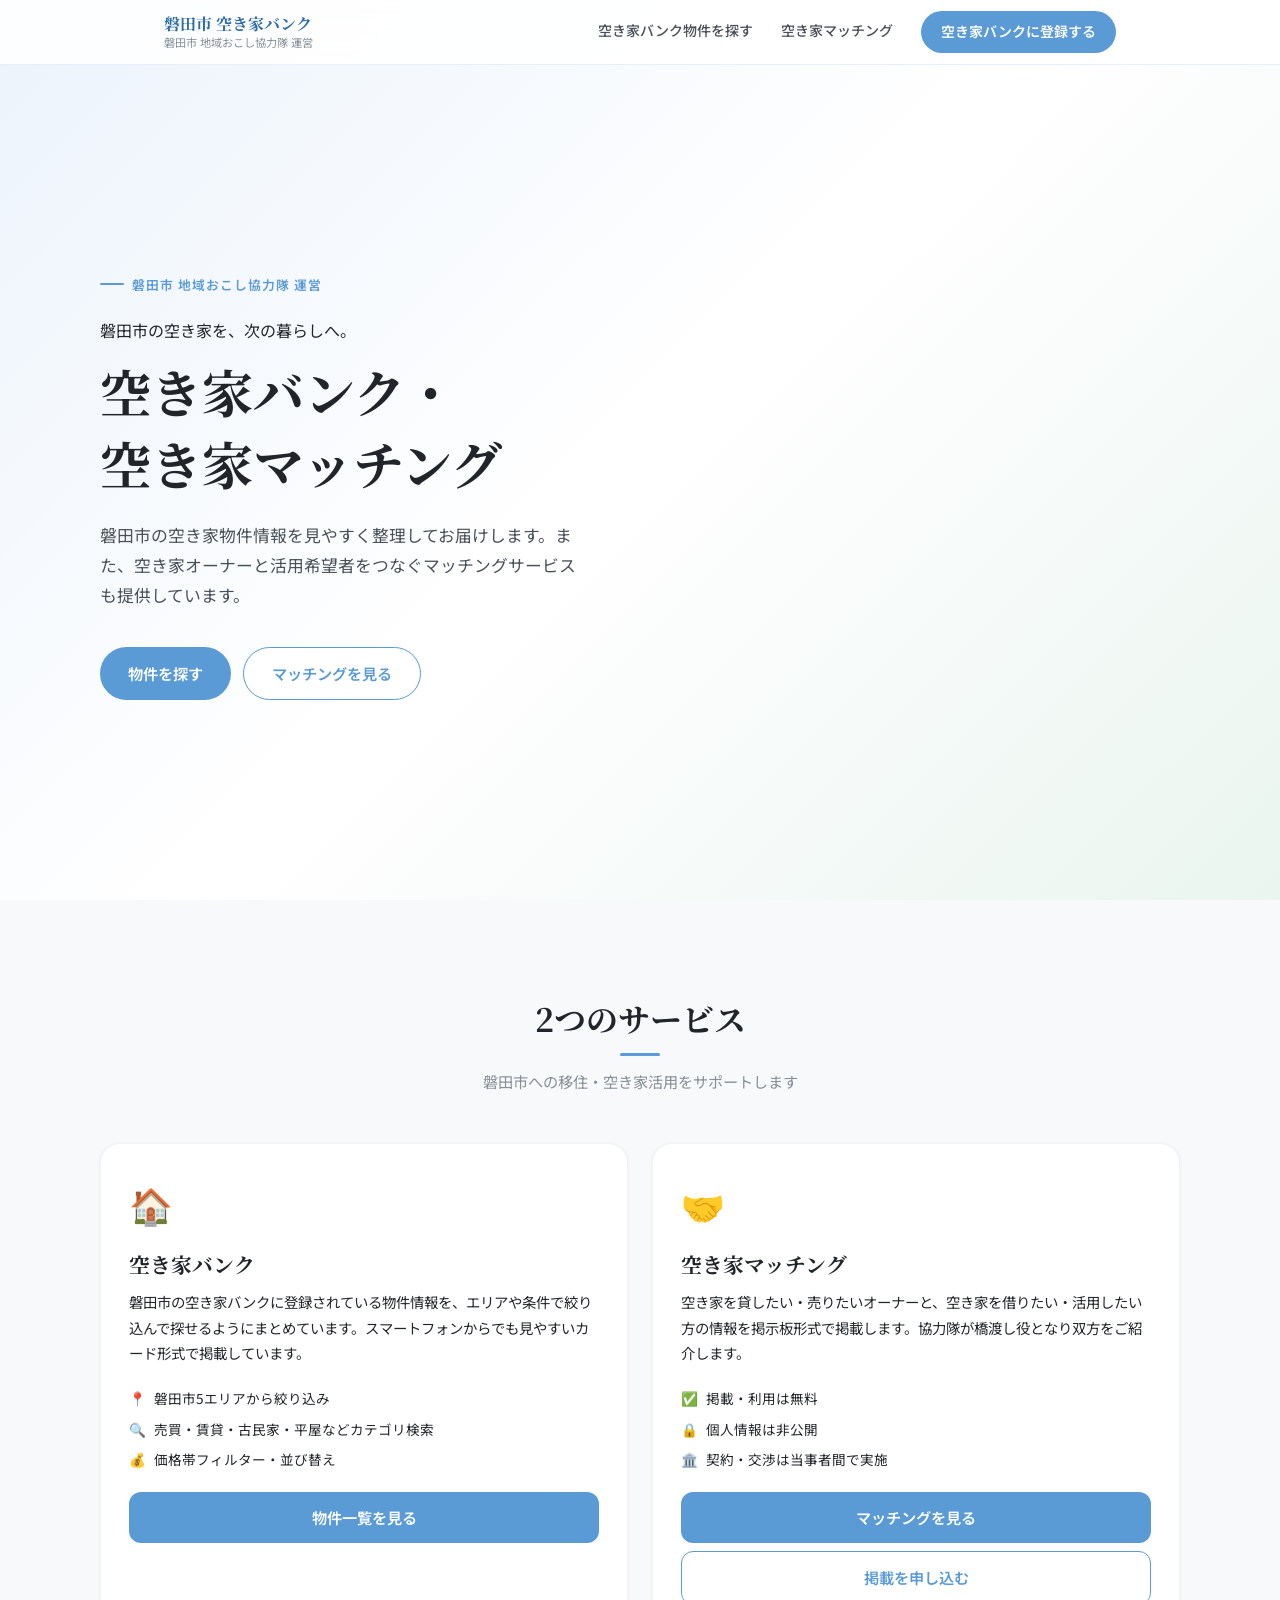
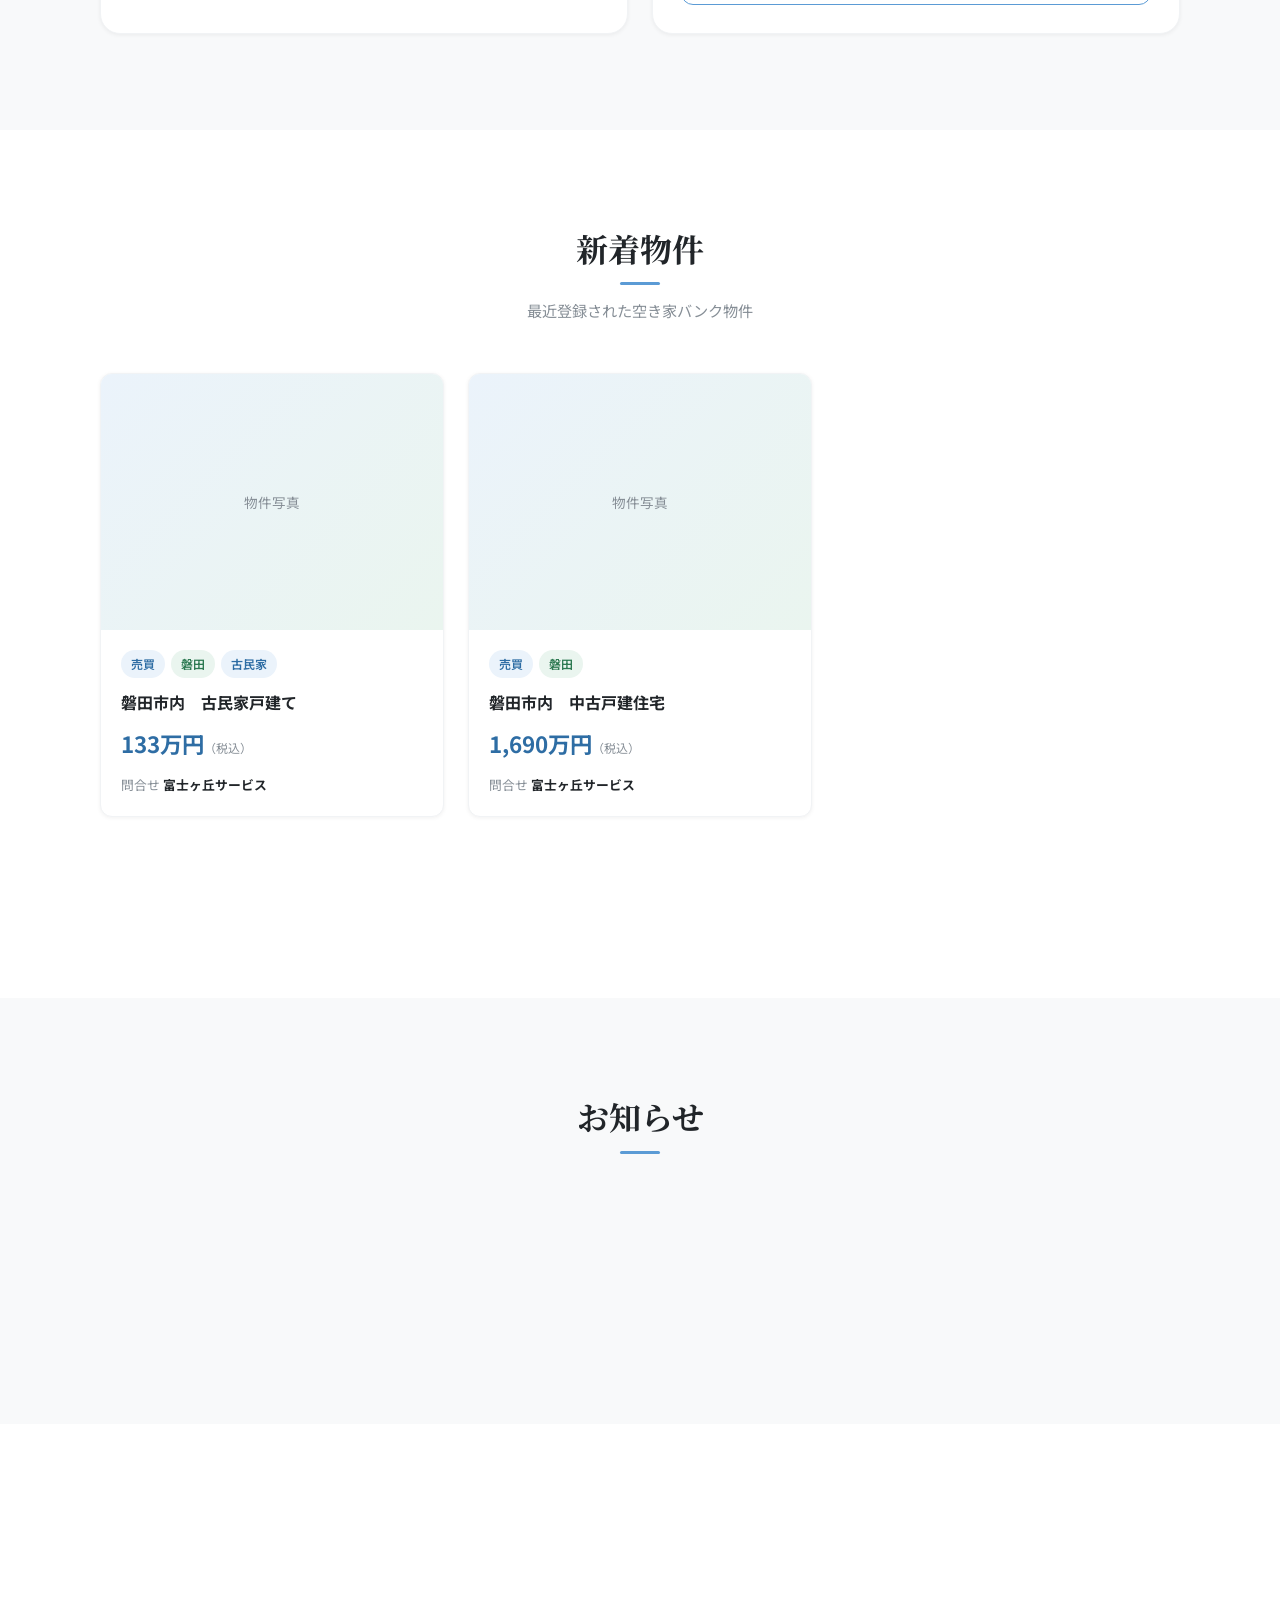
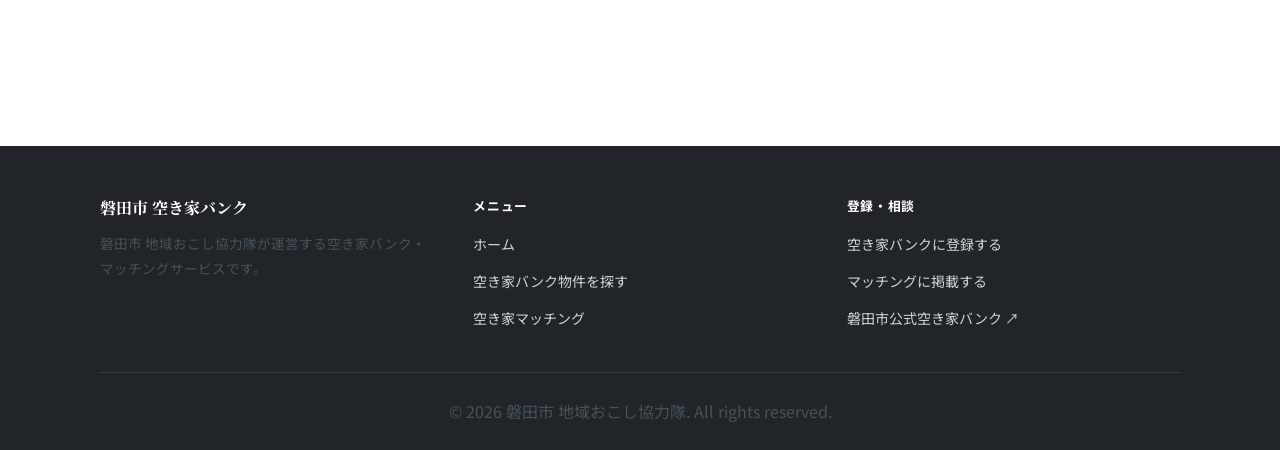
<file: index.html>
<!DOCTYPE html>
<html lang="ja">
<head>
  <meta charset="UTF-8">
  <meta name="viewport" content="width=device-width, initial-scale=1.0">
  <title>磐田市 空き家バンク・空き家マッチング</title>
  <meta name="description" content="磐田市の空き家バンク物件情報と空き家マッチングサービス。移住・活用希望者と空き家オーナーをつなぎます。">
  <link rel="preconnect" href="https://fonts.googleapis.com">
  <link rel="preconnect" href="https://fonts.gstatic.com" crossorigin>
  <link href="https://fonts.googleapis.com/css2?family=Noto+Sans+JP:wght@400;500;700&family=Noto+Serif+JP:wght@400;700&display=swap" rel="stylesheet">
  <link rel="stylesheet" href="style.css">
  <style>
    .service-grid {
      display: grid;
      grid-template-columns: 1fr 1fr;
      gap: 24px;
      margin-bottom: 0;
    }
    .service-card {
      background: var(--white);
      border-radius: var(--radius-lg);
      overflow: hidden;
      border: 1px solid var(--gray-100);
      box-shadow: var(--shadow-sm);
    }
    .service-card-head {
      padding: 28px 28px 20px;
    }
    .service-card-head .icon {
      font-size: 2.2rem;
      margin-bottom: 14px;
    }
    .service-card-head h2 {
      font-size: 1.3rem;
      margin-bottom: 10px;
      color: var(--gray-900);
    }
    .service-card-head p {
      font-size: .9rem;
      color: var(--gray-600);
      line-height: 1.8;
      margin-bottom: 20px;
    }
    .service-card-btns {
      display: flex;
      flex-direction: column;
      gap: 8px;
      padding: 0 28px 28px;
    }

    .news-list { display: flex; flex-direction: column; gap: 0; }
    .news-item {
      display: flex;
      gap: 16px;
      align-items: flex-start;
      padding: 14px 0;
      border-bottom: 1px solid var(--gray-100);
      transition: background var(--transition);
    }
    .news-item:last-child { border-bottom: none; }
    .news-date {
      font-size: .8rem;
      color: var(--gray-400);
      white-space: nowrap;
      padding-top: 2px;
      min-width: 80px;
    }
    .news-text {
      font-size: .9rem;
      color: var(--gray-700);
      line-height: 1.6;
    }

    .hero-sub {
      font-size: 1rem;
      color: var(--gray-600);
      margin-bottom: 12px;
      font-weight: 400;
    }

    .register-banner {
      background: var(--gray-900);
      border-radius: var(--radius-lg);
      padding: 36px 40px;
      display: flex;
      align-items: center;
      justify-content: space-between;
      gap: 24px;
      flex-wrap: wrap;
    }
    .register-banner h3 {
      font-size: 1.2rem;
      color: var(--white);
      margin-bottom: 6px;
    }
    .register-banner p {
      font-size: .9rem;
      color: var(--gray-400);
    }

    @media (max-width: 680px) {
      .service-grid { grid-template-columns: 1fr; }
      .register-banner { flex-direction: column; text-align: center; }
      .register-banner .btn { width: 100%; justify-content: center; }
    }
  </style>
</head>
<body>

  <!-- ヘッダー -->
  <header class="site-header" id="header">
    <div class="header-inner">
      <a href="index.html" class="site-logo">
        磐田市 空き家バンク
        <span>磐田市 地域おこし協力隊 運営</span>
      </a>
      <nav class="nav-links">
        <a href="akiya-bank.html">空き家バンク物件を探す</a>
        <a href="akiya-matching.html">空き家マッチング</a>
        <a href="akiya-bank.html#register" class="nav-cta">空き家バンクに登録する</a>
      </nav>
      <button class="hamburger" id="hamburger" aria-label="メニューを開く">
        <span></span><span></span><span></span>
      </button>
    </div>
  </header>

  <!-- モバイルナビ -->
  <nav class="mobile-nav" id="mobileNav">
    <a href="akiya-bank.html">空き家バンク物件を探す</a>
    <a href="akiya-matching.html">空き家マッチング</a>
    <a href="akiya-bank.html#register" class="nav-cta">空き家バンクに登録する</a>
  </nav>

  <main>

    <!-- ヒーロー -->
    <section class="hero">
      <div class="hero-bg"></div>
      <div class="container hero-content">
        <div class="hero-eyebrow">磐田市 地域おこし協力隊 運営</div>
        <p class="hero-sub">磐田市の空き家を、次の暮らしへ。</p>
        <h1 class="hero-title fade-up">
          空き家バンク・<br>空き家マッチング
        </h1>
        <p class="hero-desc fade-up">
          磐田市の空き家物件情報を見やすく整理してお届けします。また、空き家オーナーと活用希望者をつなぐマッチングサービスも提供しています。
        </p>
        <div class="hero-btns fade-up">
          <a href="akiya-bank.html" class="btn btn-primary">物件を探す</a>
          <a href="akiya-matching.html" class="btn btn-secondary">マッチングを見る</a>
        </div>
      </div>
    </section>

    <!-- サービス説明 -->
    <section class="section" style="background:var(--gray-50);">
      <div class="container">
        <h2 class="section-title fade-up">2つのサービス</h2>
        <p class="section-sub fade-up">磐田市への移住・空き家活用をサポートします</p>
        <div class="service-grid">

          <!-- 空き家バンク -->
          <div class="service-card fade-up">
            <div class="service-card-head">
              <div class="icon">🏠</div>
              <h2>空き家バンク</h2>
              <p>磐田市の空き家バンクに登録されている物件情報を、エリアや条件で絞り込んで探せるようにまとめています。スマートフォンからでも見やすいカード形式で掲載しています。</p>
              <div style="display:flex;flex-direction:column;gap:6px;">
                <div style="display:flex;align-items:center;gap:8px;font-size:.85rem;color:var(--gray-600);">
                  <span>📍</span>磐田市5エリアから絞り込み
                </div>
                <div style="display:flex;align-items:center;gap:8px;font-size:.85rem;color:var(--gray-600);">
                  <span>🔍</span>売買・賃貸・古民家・平屋などカテゴリ検索
                </div>
                <div style="display:flex;align-items:center;gap:8px;font-size:.85rem;color:var(--gray-600);">
                  <span>💰</span>価格帯フィルター・並び替え
                </div>
              </div>
            </div>
            <div class="service-card-btns">
              <a href="akiya-bank.html" class="btn btn-primary btn-full">物件一覧を見る</a>
            </div>
          </div>

          <!-- 空き家マッチング -->
          <div class="service-card fade-up">
            <div class="service-card-head">
              <div class="icon">🤝</div>
              <h2>空き家マッチング</h2>
              <p>空き家を貸したい・売りたいオーナーと、空き家を借りたい・活用したい方の情報を掲示板形式で掲載します。協力隊が橋渡し役となり双方をご紹介します。</p>
              <div style="display:flex;flex-direction:column;gap:6px;">
                <div style="display:flex;align-items:center;gap:8px;font-size:.85rem;color:var(--gray-600);">
                  <span>✅</span>掲載・利用は無料
                </div>
                <div style="display:flex;align-items:center;gap:8px;font-size:.85rem;color:var(--gray-600);">
                  <span>🔒</span>個人情報は非公開
                </div>
                <div style="display:flex;align-items:center;gap:8px;font-size:.85rem;color:var(--gray-600);">
                  <span>🏛️</span>契約・交渉は当事者間で実施
                </div>
              </div>
            </div>
            <div class="service-card-btns">
              <a href="akiya-matching.html" class="btn btn-primary btn-full">マッチングを見る</a>
              <a href="akiya-matching.html#register" class="btn btn-secondary btn-full">掲載を申し込む</a>
            </div>
          </div>

        </div>
      </div>
    </section>

    <!-- 新着物件 -->
    <section class="section">
      <div class="container">
        <h2 class="section-title fade-up">新着物件</h2>
        <p class="section-sub fade-up">最近登録された空き家バンク物件</p>
        <div class="grid-3">

          <div class="card prop-card fade-up" onclick="location.href='akiya-detail.html?id=prop-01'">
            <div class="card-img-placeholder">物件写真</div>
            <div class="card-body">
              <div class="prop-tags">
                <span class="tag">売買</span>
                <span class="tag-green tag">磐田</span>
                <span class="tag">古民家</span>
              </div>
              <div class="prop-title">磐田市内　古民家戸建て</div>
              <div class="prop-price">133万円<small>（税込）</small></div>
              <div class="prop-specs">
                <div class="prop-spec">問合せ <strong>富士ヶ丘サービス</strong></div>
              </div>
            </div>
          </div>

          <div class="card prop-card fade-up" onclick="location.href='akiya-detail.html?id=prop-02'">
            <div class="card-img-placeholder">物件写真</div>
            <div class="card-body">
              <div class="prop-tags">
                <span class="tag">売買</span>
                <span class="tag-green tag">磐田</span>
              </div>
              <div class="prop-title">磐田市内　中古戸建住宅</div>
              <div class="prop-price">1,690万円<small>（税込）</small></div>
              <div class="prop-specs">
                <div class="prop-spec">問合せ <strong>富士ヶ丘サービス</strong></div>
              </div>
            </div>
          </div>

          <div class="card prop-card fade-up" onclick="location.href='akiya-detail.html?id=prop-05'">
            <div class="card-img-placeholder">物件写真</div>
            <div class="card-body">
              <div class="prop-tags">
                <span class="tag">売買</span>
                <span class="tag-green tag">豊岡</span>
                <span class="tag">古民家</span>
                <span class="tag">平屋</span>
              </div>
              <div class="prop-title">豊岡地区　平屋古民家</div>
              <div class="prop-price">850万円<small>（税込）</small></div>
              <div class="prop-specs">
                <div class="prop-spec">問合せ <strong>富士ヶ丘サービス</strong></div>
              </div>
            </div>
          </div>

        </div>
        <div style="text-align:center;margin-top:32px;">
          <a href="akiya-bank.html" class="btn btn-secondary fade-up">物件一覧をすべて見る</a>
        </div>
      </div>
    </section>

    <!-- お知らせ -->
    <section class="section" style="background:var(--gray-50);">
      <div class="container">
        <h2 class="section-title fade-up">お知らせ</h2>
        <div style="max-width:680px;margin:0 auto;" class="fade-up">
          <div class="news-list">
            <div class="news-item">
              <span class="news-date">2026.06.01</span>
              <span class="news-text">
                <span class="tag" style="margin-right:8px;font-size:.75rem;">新着物件</span>
                豊岡地区に平屋古民家が新規登録されました
              </span>
            </div>
            <div class="news-item">
              <span class="news-date">2026.05.20</span>
              <span class="news-text">
                <span class="tag-green tag" style="margin-right:8px;font-size:.75rem;">マッチング</span>
                空き家マッチングサービスを開始しました
              </span>
            </div>
            <div class="news-item">
              <span class="news-date">2026.05.10</span>
              <span class="news-text">
                <span class="tag-gray tag" style="margin-right:8px;font-size:.75rem;">お知らせ</span>
                磐田市 空き家バンクWebサイトを公開しました
              </span>
            </div>
          </div>
        </div>
      </div>
    </section>

    <!-- 空き家バンク登録バナー -->
    <section class="section">
      <div class="container">
        <div class="register-banner fade-up">
          <div>
            <h3>空き家をお持ちの方へ</h3>
            <p>空き家バンクへの登録・マッチングのご相談は協力隊までお気軽にどうぞ。</p>
          </div>
          <a href="akiya-matching.html#register" class="btn btn-primary">無料で相談・登録する</a>
        </div>
      </div>
    </section>

  </main>

  <!-- フッター -->
  <footer class="site-footer">
    <div class="container">
      <div class="footer-inner">
        <div>
          <div class="footer-logo">磐田市 空き家バンク</div>
          <p class="footer-desc">磐田市 地域おこし協力隊が運営する空き家バンク・マッチングサービスです。</p>
        </div>
        <div>
          <div class="footer-heading">メニュー</div>
          <ul class="footer-links">
            <li><a href="index.html">ホーム</a></li>
            <li><a href="akiya-bank.html">空き家バンク物件を探す</a></li>
            <li><a href="akiya-matching.html">空き家マッチング</a></li>
          </ul>
        </div>
        <div>
          <div class="footer-heading">登録・相談</div>
          <ul class="footer-links">
            <li><a href="akiya-bank.html#register">空き家バンクに登録する</a></li>
            <li><a href="akiya-matching.html#register">マッチングに掲載する</a></li>
            <li><a href="https://www.city.iwata.shizuoka.jp/kurashi_tetsuzuki/juutaku_pet_seikatsu/1010112/1009122/index.html" target="_blank">磐田市公式空き家バンク ↗</a></li>
          </ul>
        </div>
      </div>
      <div class="footer-bottom">
        <p>© 2026 磐田市 地域おこし協力隊. All rights reserved.</p>
      </div>
    </div>
  </footer>

  <script>
    const header = document.getElementById('header');
    window.addEventListener('scroll', () => {
      header.classList.toggle('scrolled', window.scrollY > 10);
    });
    const hamburger = document.getElementById('hamburger');
    const mobileNav = document.getElementById('mobileNav');
    hamburger.addEventListener('click', () => {
      hamburger.classList.toggle('open');
      mobileNav.classList.toggle('open');
    });
    mobileNav.querySelectorAll('a').forEach(a => {
      a.addEventListener('click', () => {
        hamburger.classList.remove('open');
        mobileNav.classList.remove('open');
      });
    });
    const observer = new IntersectionObserver((entries) => {
      entries.forEach((e, i) => {
        if (e.isIntersecting) setTimeout(() => e.target.classList.add('visible'), i * 80);
      });
    }, { threshold: 0.1 });
    document.querySelectorAll('.fade-up').forEach(el => observer.observe(el));
  </script>

</body>
</html>
</file>
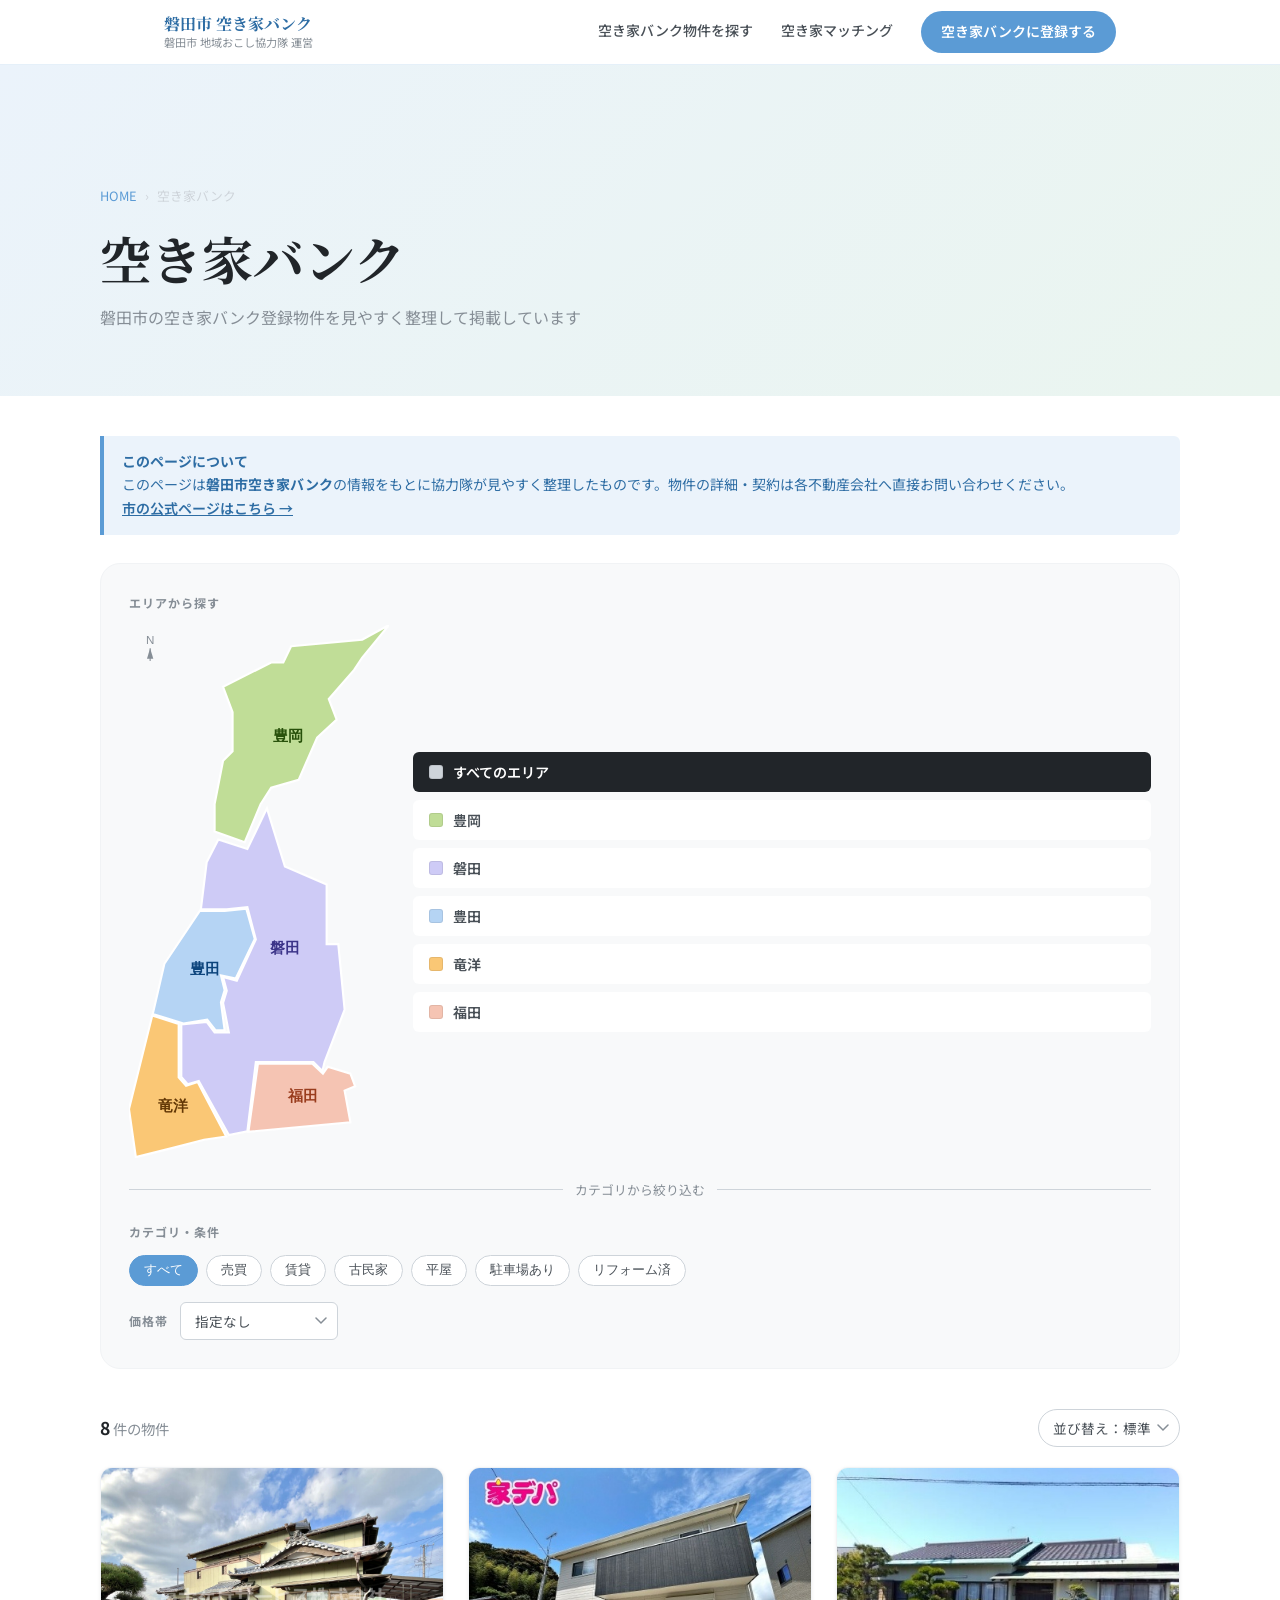
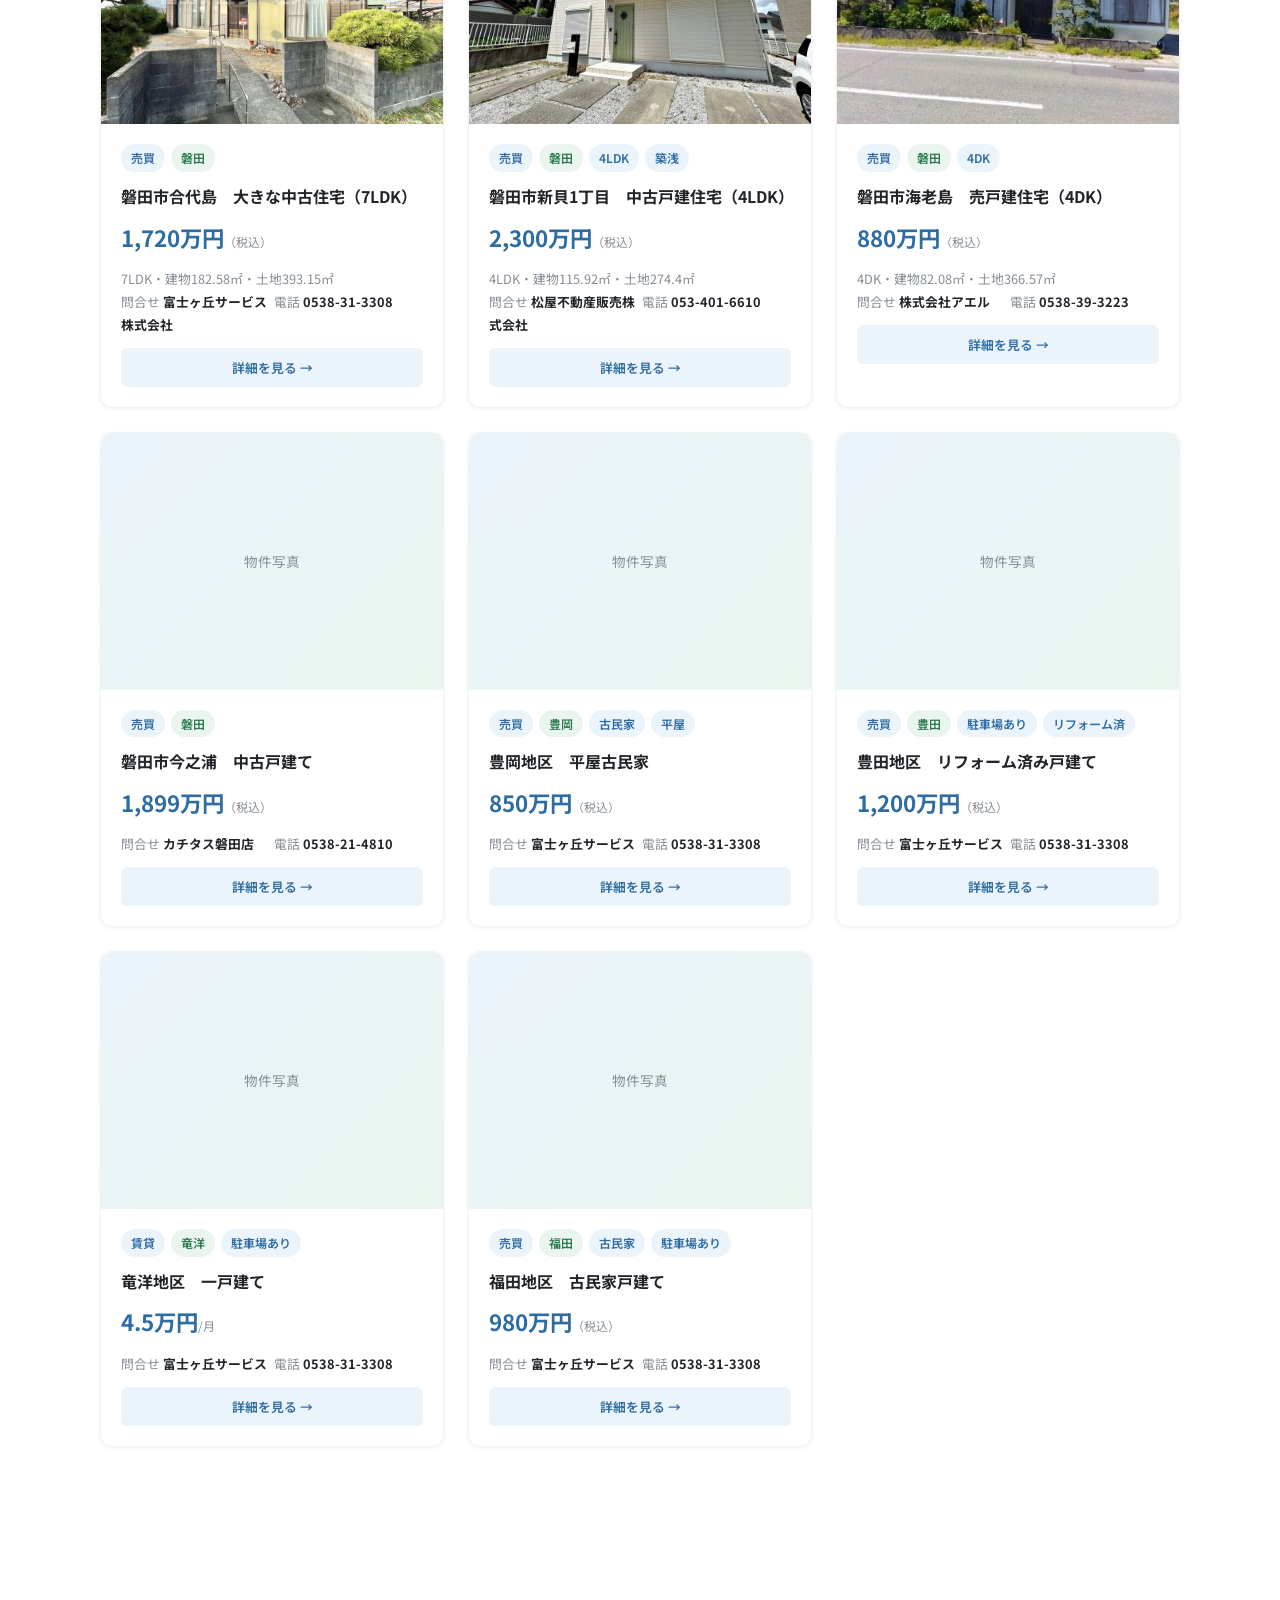
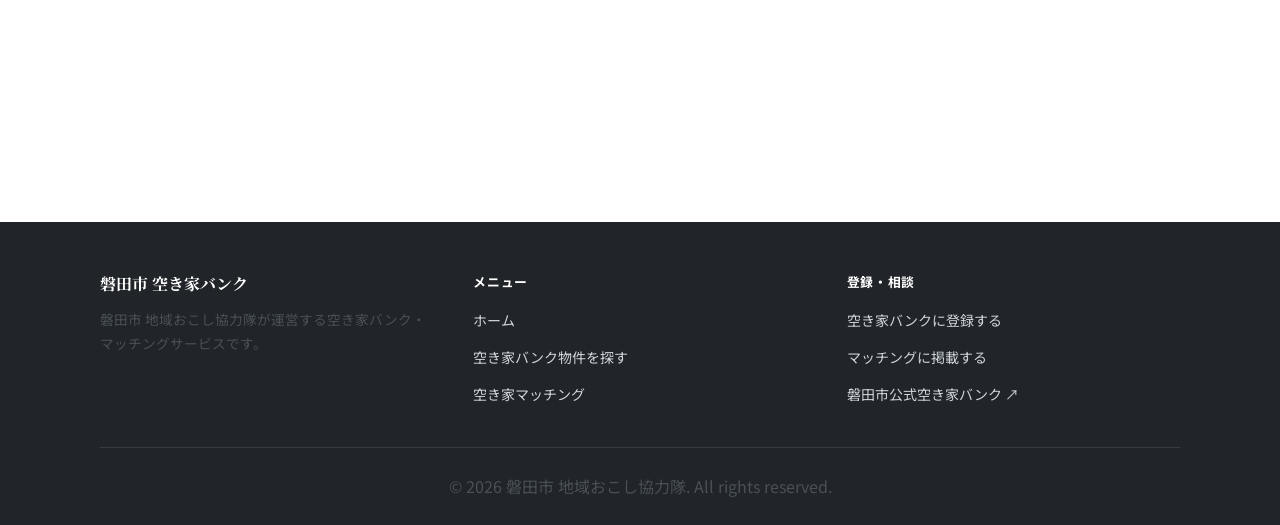
<file: akiya-bank.html>
<!DOCTYPE html>
<html lang="ja">
<head>
  <meta charset="UTF-8">
  <meta name="viewport" content="width=device-width, initial-scale=1.0">
  <title>空き家バンク｜磐田市 地域おこし協力隊</title>
  <meta name="description" content="磐田市の空き家バンク登録物件を見やすく整理して掲載しています。エリア・カテゴリ・価格帯で絞り込めます。">
  <link rel="preconnect" href="https://fonts.googleapis.com">
  <link rel="preconnect" href="https://fonts.gstatic.com" crossorigin>
  <link href="https://fonts.googleapis.com/css2?family=Noto+Sans+JP:wght@400;500;700&family=Noto+Serif+JP:wght@400;700&display=swap" rel="stylesheet">
  <link rel="stylesheet" href="style.css">
  <style>
    .area-path { cursor: pointer; transition: opacity .15s; stroke: #fff; stroke-width: 2; }
    .area-path:hover { opacity: .82; }
    .area-path.active { stroke: var(--blue); stroke-width: 3; filter: drop-shadow(0 0 6px rgba(91,155,213,.4)); }

    /* 地図 + ボタン 左右レイアウト */
    .map-area-layout {
      display: flex;
      gap: 24px;
      align-items: center;
      margin-bottom: 8px;
    }
    .map-svg-wrap { flex-shrink: 0; }
    .map-area-buttons {
      flex: 1;
      display: flex;
      flex-direction: column;
      gap: 8px;
    }
    .area-btn {
      display: flex;
      align-items: center;
      gap: 10px;
      padding: 10px 16px;
      border-radius: var(--radius-sm);
      border: 1.5px solid var(--gray-200);
      background: var(--white);
      cursor: pointer;
      font-size: .88rem;
      font-weight: 600;
      color: var(--gray-700);
      transition: all var(--transition);
      font-family: 'Noto Sans JP', sans-serif;
      text-align: left;
      width: 100%;
    }
    .area-btn-swatch {
      width: 14px;
      height: 14px;
      border-radius: 3px;
      flex-shrink: 0;
      border: 1px solid rgba(0,0,0,.08);
    }
    .area-btn:hover { border-color: var(--blue); color: var(--blue-dark); }
    .area-btn.active {
      background: var(--blue-light);
      border-color: var(--blue);
      color: var(--blue-dark);
    }
    .area-btn.all-btn.active {
      background: var(--gray-900);
      border-color: var(--gray-900);
      color: var(--white);
    }
    @media (max-width: 600px) {
      .map-area-layout { flex-direction: column; align-items: stretch; }
      .map-svg-wrap { text-align: center; }
    }

    .search-box {
      background: var(--gray-50);
      border-radius: var(--radius-lg);
      padding: 28px;
      margin-bottom: 40px;
      border: 1px solid var(--gray-100);
    }
    .search-section-title {
      font-size: .75rem;
      font-weight: 700;
      color: var(--gray-500);
      letter-spacing: .08em;
      text-transform: uppercase;
      margin-bottom: 12px;
    }
    .search-divider {
      display: flex;
      align-items: center;
      gap: 12px;
      margin: 20px 0;
      color: var(--gray-500);
      font-size: .8rem;
    }
    .search-divider::before,
    .search-divider::after {
      content: '';
      flex: 1;
      height: 1px;
      background: var(--gray-300);
    }

    .sort-bar {
      display: flex;
      justify-content: space-between;
      align-items: center;
      margin-bottom: 20px;
      flex-wrap: wrap;
      gap: 12px;
    }
    .result-info { font-size: .9rem; color: var(--gray-500); }
    .result-info strong { color: var(--gray-900); font-size: 1.1rem; }
    .sort-select {
      padding: 8px 14px;
      border: 1.5px solid var(--gray-300);
      border-radius: 100px;
      font-size: .85rem;
      font-family: 'Noto Sans JP', sans-serif;
      color: var(--gray-700);
      background: var(--white);
      cursor: pointer;
      outline: none;
      appearance: none;
      padding-right: 28px;
      background-image: url("data:image/svg+xml,%3Csvg xmlns='http://www.w3.org/2000/svg' width='12' height='8' viewBox='0 0 12 8'%3E%3Cpath d='M1 1l5 5 5-5' stroke='%23868E96' stroke-width='1.5' fill='none' stroke-linecap='round'/%3E%3C/svg%3E");
      background-repeat: no-repeat;
      background-position: right 10px center;
    }

    .props-grid {
      display: grid;
      grid-template-columns: repeat(3, 1fr);
      gap: 24px;
    }

    .prop-detail-link {
      display: block;
      margin-top: 12px;
      padding: 8px;
      border-radius: var(--radius-sm);
      background: var(--blue-light);
      color: var(--blue-dark);
      font-size: .8rem;
      font-weight: 600;
      text-align: center;
      transition: background var(--transition);
    }
    .prop-detail-link:hover { background: var(--blue); color: var(--white); }

    .sold-overlay {
      position: relative;
    }
    .sold-overlay::after {
      content: '成約済';
      position: absolute;
      top: 12px; right: 12px;
      background: rgba(192,57,43,.9);
      color: #fff;
      font-size: .75rem;
      font-weight: 700;
      padding: 4px 10px;
      border-radius: 100px;
    }

    .notice-box {
      background: var(--blue-light);
      border-left: 4px solid var(--blue);
      border-radius: 0 var(--radius-sm) var(--radius-sm) 0;
      padding: 14px 18px;
      font-size: .875rem;
      color: var(--blue-dark);
      margin-bottom: 28px;
      line-height: 1.7;
    }

    .no-results {
      grid-column: 1/-1;
      text-align: center;
      padding: 60px 20px;
      color: var(--gray-500);
    }
    .no-results .icon { font-size: 3rem; margin-bottom: 12px; }

    @media (max-width: 900px) {
      .props-grid { grid-template-columns: repeat(2, 1fr); }
    }
    @media (max-width: 600px) {
      .props-grid { grid-template-columns: 1fr; }
      .search-box { padding: 18px; }
    }
  </style>
</head>
<body>

  <!-- ヘッダー -->
  <header class="site-header" id="header">
    <div class="header-inner">
      <a href="index.html" class="site-logo">
        磐田市 空き家バンク
        <span>磐田市 地域おこし協力隊 運営</span>
      </a>
      <nav class="nav-links">
        <a href="akiya-bank.html">空き家バンク物件を探す</a>
        <a href="akiya-matching.html">空き家マッチング</a>
        <a href="akiya-bank.html#register" class="nav-cta">空き家バンクに登録する</a>
      </nav>
      <button class="hamburger" id="hamburger" aria-label="メニューを開く">
        <span></span><span></span><span></span>
      </button>
    </div>
  </header>

  <nav class="mobile-nav" id="mobileNav">
    <a href="akiya-bank.html">空き家バンク物件を探す</a>
    <a href="akiya-matching.html">空き家マッチング</a>
    <a href="akiya-bank.html#register" class="nav-cta">空き家バンクに登録する</a>
  </nav>

  <main>

    <!-- ページヒーロー -->
    <div class="page-hero">
      <div class="container">
        <div class="breadcrumb" style="padding-top:0; margin-bottom:16px;">
          <a href="index.html">HOME</a>
          <span>›</span>
          <span>空き家バンク</span>
        </div>
        <h1>空き家バンク</h1>
        <p>磐田市の空き家バンク登録物件を見やすく整理して掲載しています</p>
      </div>
    </div>

    <section class="section" style="padding-top:40px;">
      <div class="container">

        <div class="notice-box" style="display:block;">
          <strong>このページについて</strong><br>
          このページは<strong>磐田市空き家バンク</strong>の情報をもとに協力隊が見やすく整理したものです。物件の詳細・契約は各不動産会社へ直接お問い合わせください。<br>
          <a href="https://www.city.iwata.shizuoka.jp/kurashi_tetsuzuki/juutaku_pet_seikatsu/1010112/1009122/index.html" target="_blank" style="color:var(--blue-dark);font-weight:600;text-decoration:underline;">市の公式ページはこちら →</a>
        </div>

        <!-- 検索ボックス -->
        <div class="search-box fade-up">

          <!-- エリアから探す（SVG地図 + ボタン） -->
          <div class="search-section-title">エリアから探す</div>
          <div class="map-area-layout">
            <div class="map-svg-wrap">
              <svg id="mapSvg" viewBox="0 0 246 504" xmlns="http://www.w3.org/2000/svg" style="width:100%;max-width:260px;display:block;">
                <path id="map-toyooka" class="area-path" fill="#C0DD97"
                  d="M220.5 14L246 0L220.5 31L213 42.5L189 70L196.5 89.5L178 106.5L160.5 146.5L134.5 154L124.5 169.5L109.5 205.5L81 195.5V169.5L89 128.5L98 119.5V82.5L89 58.5L134.5 35.5H146L153.5 20L220.5 14Z"
                  onclick="selectMapArea('toyooka')" />
                <text style="font-size:14px;font-weight:600;fill:#27500A;pointer-events:none;font-family:sans-serif" x="150" y="110" text-anchor="middle">豊岡</text>
                <path id="map-iwata" class="area-path" fill="#CECBF6"
                  d="M147.5 228.5L130.5 173.5L112 212L84.5 203L73.5 224.5L68 269H92.5L112 267L120 297.5L102 336.5L89 333L92.5 346L89 357.5L94.5 385.5H81L73.5 375.5L49.5 378V427.5L55.5 434.5L66 431.5L94.5 482.5L112 479L120 413.5H174.5L183 422L185 413.5L204 364L198 302H187V245.5L147.5 228.5Z"
                  onclick="selectMapArea('iwata')" />
                <text style="font-size:14px;font-weight:600;fill:#3C3489;pointer-events:none;font-family:sans-serif" x="148" y="310" text-anchor="middle">磐田</text>
                <path id="map-toyota" class="area-path" fill="#B5D4F4"
                  d="M33.5 320.5L67 270.5H90.5L111 268.5L119 297L101 334.5L87 331.5L90.5 345.5L87 357L90.5 383.5H82L74 373.5L51.5 377L22.5 368L33.5 320.5Z"
                  onclick="selectMapArea('toyota')" />
                <text style="font-size:14px;font-weight:600;fill:#0C447C;pointer-events:none;font-family:sans-serif" x="72" y="330" text-anchor="middle">豊田</text>
                <path id="map-ryuyo" class="area-path" fill="#FAC775"
                  d="M0 458L22 369.5L47 377.5V428L54 436L65 432.5L71 444L92 484L71 487L42.5 494.5L6.5 503.5L0 458Z"
                  onclick="selectMapArea('ryuyo')" />
                <text style="font-size:14px;font-weight:600;fill:#633806;pointer-events:none;font-family:sans-serif" x="42" y="460" text-anchor="middle">竜洋</text>
                <path id="map-fukuda" class="area-path" fill="#F5C4B3"
                  d="M122 415L113 479.5L209.5 470.5L204 440.5L214 436.5L209.5 424.5L188 418L183.5 424.5L173.5 415H122Z"
                  onclick="selectMapArea('fukuda')" />
                <text style="font-size:14px;font-weight:600;fill:#993C1D;pointer-events:none;font-family:sans-serif" x="165" y="450" text-anchor="middle">福田</text>
                <text style="font-size:11px;fill:#868E96;font-family:sans-serif" x="20" y="18" text-anchor="middle">N</text>
                <line x1="20" y1="22" x2="20" y2="34" stroke="#868E96" stroke-width="1"/>
                <polygon points="20,22 17,32 23,32" fill="#868E96"/>
              </svg>
            </div>
            <div class="map-area-buttons">
              <button class="area-btn all-btn active" onclick="selectMapArea('all')">
                <span class="area-btn-swatch" style="background:var(--gray-300);"></span>
                すべてのエリア
              </button>
              <button class="area-btn" id="abtn-toyooka" onclick="selectMapArea('toyooka')">
                <span class="area-btn-swatch" style="background:#C0DD97;"></span>
                豊岡
              </button>
              <button class="area-btn" id="abtn-iwata" onclick="selectMapArea('iwata')">
                <span class="area-btn-swatch" style="background:#CECBF6;"></span>
                磐田
              </button>
              <button class="area-btn" id="abtn-toyota" onclick="selectMapArea('toyota')">
                <span class="area-btn-swatch" style="background:#B5D4F4;"></span>
                豊田
              </button>
              <button class="area-btn" id="abtn-ryuyo" onclick="selectMapArea('ryuyo')">
                <span class="area-btn-swatch" style="background:#FAC775;"></span>
                竜洋
              </button>
              <button class="area-btn" id="abtn-fukuda" onclick="selectMapArea('fukuda')">
                <span class="area-btn-swatch" style="background:#F5C4B3;"></span>
                福田
              </button>
            </div>
          </div>

          <div class="search-divider">カテゴリから絞り込む</div>

          <!-- カテゴリから探す -->
          <div class="search-section-title">カテゴリ・条件</div>
          <div style="display:flex; gap:8px; flex-wrap:wrap; margin-bottom:16px;" id="categoryChips">
            <button class="chip active" data-cat="all">すべて</button>
            <button class="chip" data-cat="sale">売買</button>
            <button class="chip" data-cat="rent">賃貸</button>
            <button class="chip" data-cat="kominka">古民家</button>
            <button class="chip" data-cat="hiraya">平屋</button>
            <button class="chip" data-cat="parking">駐車場あり</button>
            <button class="chip" data-cat="reform">リフォーム済</button>
          </div>

          <!-- 価格帯 -->
          <div style="display:flex; gap:12px; align-items:center; flex-wrap:wrap;">
            <div class="search-section-title" style="margin:0;">価格帯</div>
            <select class="sort-select" id="priceFilter" style="border-radius:var(--radius-sm);">
              <option value="all">指定なし</option>
              <option value="0-500">〜500万円</option>
              <option value="500-1000">500〜1,000万円</option>
              <option value="1000-1500">1,000〜1,500万円</option>
              <option value="1500-2000">1,500〜2,000万円</option>
              <option value="2000-">2,000万円以上</option>
            </select>
          </div>

        </div>

        <!-- ソートバー -->
        <div class="sort-bar fade-up">
          <div class="result-info">
            <strong id="resultCount">8</strong> 件の物件
          </div>
          <select class="sort-select" id="sortSelect">
            <option value="default">並び替え：標準</option>
            <option value="price-asc">価格が安い順</option>
            <option value="price-desc">価格が高い順</option>
            <option value="new">新着順</option>
          </select>
        </div>

        <!-- 物件一覧 -->
        <div class="props-grid" id="propsGrid">

          <!-- 物件1 -->
          <div id="prop-01" class="card prop-card fade-up"
            data-area="iwata"
            data-cat="sale"
            data-price="1720"
            data-sort-date="20260520"
            onclick="location.href='akiya-detail.html?id=prop-01'">
            <div class="card-img-placeholder" style="padding:0;overflow:hidden;">
              <img src="images/akiya/prop-01/exterior-1.png" alt="磐田市合代島 中古住宅" style="width:100%;height:100%;object-fit:cover;">
            </div>
            <div class="card-body">
              <div class="prop-tags">
                <span class="tag">売買</span>
                <span class="tag-green tag">磐田</span>
              </div>
              <div class="prop-title">磐田市合代島　大きな中古住宅（7LDK）</div>
              <div class="prop-price">1,720万円<small>（税込）</small></div>
              <div class="prop-spec">7LDK・建物182.58㎡・土地393.15㎡</div>
              <div class="prop-specs">
                <div class="prop-spec">問合せ <strong>富士ヶ丘サービス株式会社</strong></div>
                <div class="prop-spec">電話 <strong>0538-31-3308</strong></div>
              </div>
              <div class="prop-detail-link">詳細を見る →</div>
            </div>
          </div>

          <!-- 物件2 -->
          <div id="prop-02" class="card prop-card fade-up"
            data-area="iwata"
            data-cat="sale"
            data-price="2300"
            data-sort-date="20260601"
            onclick="location.href='akiya-detail.html?id=prop-02'">
            <div class="card-img-placeholder" style="padding:0;overflow:hidden;">
              <img src="images/akiya/prop-02/01_外観.jpg" alt="磐田市新貝1丁目 中古住宅" style="width:100%;height:100%;object-fit:cover;">
            </div>
            <div class="card-body">
              <div class="prop-tags">
                <span class="tag">売買</span>
                <span class="tag-green tag">磐田</span>
                <span class="tag">4LDK</span>
                <span class="tag">築浅</span>
              </div>
              <div class="prop-title">磐田市新貝1丁目　中古戸建住宅（4LDK）</div>
              <div class="prop-price">2,300万円<small>（税込）</small></div>
              <div class="prop-spec">4LDK・建物115.92㎡・土地274.4㎡</div>
              <div class="prop-specs">
                <div class="prop-spec">問合せ <strong>松屋不動産販売株式会社</strong></div>
                <div class="prop-spec">電話 <strong>053-401-6610</strong></div>
              </div>
              <div class="prop-detail-link">詳細を見る →</div>
            </div>
          </div>
 
          <!-- 物件3 -->
          <div id="prop-03" class="card prop-card fade-up"
            data-area="iwata"
            data-cat="sale"
            data-price="880"
            data-sort-date="20260610"
            onclick="location.href='akiya-detail.html?id=prop-03'">
            <div class="card-img-placeholder" style="padding:0;overflow:hidden;">
              <img src="images/akiya/prop-03/02_外観.jpg" alt="磐田市海老島 中古住宅" style="width:100%;height:100%;object-fit:cover;">
            </div>
            <div class="card-body">
              <div class="prop-tags">
                <span class="tag">売買</span>
                <span class="tag-green tag">磐田</span>
                <span class="tag">4DK</span>
              </div>
              <div class="prop-title">磐田市海老島　売戸建住宅（4DK）</div>
              <div class="prop-price">880万円<small>（税込）</small></div>
              <div class="prop-spec">4DK・建物82.08㎡・土地366.57㎡</div>
              <div class="prop-specs">
                <div class="prop-spec">問合せ <strong>株式会社アエル</strong></div>
                <div class="prop-spec">電話 <strong>0538-39-3223</strong></div>
              </div>
              <div class="prop-detail-link">詳細を見る →</div>
            </div>
          </div>

          <!-- 物件4 -->
          <div class="card prop-card fade-up"
            data-area="iwata"
            data-cat="sale"
            data-price="1899"
            data-sort-date="20260505"
            onclick="location.href='akiya-detail.html?id=prop-04'">
            <div class="card-img-placeholder">物件写真</div>
            <div class="card-body">
              <div class="prop-tags">
                <span class="tag">売買</span>
                <span class="tag-green tag">磐田</span>
              </div>
              <div class="prop-title">磐田市今之浦　中古戸建て</div>
              <div class="prop-price">1,899万円<small>（税込）</small></div>
              <div class="prop-specs">
                <div class="prop-spec">問合せ <strong>カチタス磐田店</strong></div>
                <div class="prop-spec">電話 <strong>0538-21-4810</strong></div>
              </div>
              <div class="prop-detail-link">詳細を見る →</div>
            </div>
          </div>

          <!-- 物件5（ダミー：豊岡） -->
          <div class="card prop-card fade-up"
            data-area="toyooka"
            data-cat="sale kominka hiraya"
            data-price="850"
            data-sort-date="20260501"
            onclick="location.href='akiya-detail.html?id=prop-05'">
            <div class="card-img-placeholder">物件写真</div>
            <div class="card-body">
              <div class="prop-tags">
                <span class="tag">売買</span>
                <span class="tag-green tag">豊岡</span>
                <span class="tag">古民家</span>
                <span class="tag">平屋</span>
              </div>
              <div class="prop-title">豊岡地区　平屋古民家</div>
              <div class="prop-price">850万円<small>（税込）</small></div>
              <div class="prop-specs">
                <div class="prop-spec">問合せ <strong>富士ヶ丘サービス</strong></div>
                <div class="prop-spec">電話 <strong>0538-31-3308</strong></div>
              </div>
              <div class="prop-detail-link">詳細を見る →</div>
            </div>
          </div>

          <!-- 物件6（ダミー：豊田） -->
          <div class="card prop-card fade-up"
            data-area="toyota"
            data-cat="sale parking reform"
            data-price="1200"
            data-sort-date="20260428"
            onclick="location.href='akiya-detail.html?id=prop-06'">
            <div class="card-img-placeholder">物件写真</div>
            <div class="card-body">
              <div class="prop-tags">
                <span class="tag">売買</span>
                <span class="tag-green tag">豊田</span>
                <span class="tag">駐車場あり</span>
                <span class="tag">リフォーム済</span>
              </div>
              <div class="prop-title">豊田地区　リフォーム済み戸建て</div>
              <div class="prop-price">1,200万円<small>（税込）</small></div>
              <div class="prop-specs">
                <div class="prop-spec">問合せ <strong>富士ヶ丘サービス</strong></div>
                <div class="prop-spec">電話 <strong>0538-31-3308</strong></div>
              </div>
              <div class="prop-detail-link">詳細を見る →</div>
            </div>
          </div>

          <!-- 物件7（ダミー：竜洋） -->
          <div class="card prop-card fade-up"
            data-area="ryuyo"
            data-cat="rent parking"
            data-price="45"
            data-sort-date="20260420"
            onclick="location.href='akiya-detail.html?id=prop-07'">
            <div class="card-img-placeholder">物件写真</div>
            <div class="card-body">
              <div class="prop-tags">
                <span class="tag">賃貸</span>
                <span class="tag-green tag">竜洋</span>
                <span class="tag">駐車場あり</span>
              </div>
              <div class="prop-title">竜洋地区　一戸建て</div>
              <div class="prop-price">4.5万円<small>/月</small></div>
              <div class="prop-specs">
                <div class="prop-spec">問合せ <strong>富士ヶ丘サービス</strong></div>
                <div class="prop-spec">電話 <strong>0538-31-3308</strong></div>
              </div>
              <div class="prop-detail-link">詳細を見る →</div>
            </div>
          </div>

          <!-- 物件8（ダミー：福田） -->
          <div class="card prop-card fade-up"
            data-area="fukuda"
            data-cat="sale kominka parking"
            data-price="980"
            data-sort-date="20260415"
            onclick="location.href='akiya-detail.html?id=prop-08'">
            <div class="card-img-placeholder">物件写真</div>
            <div class="card-body">
              <div class="prop-tags">
                <span class="tag">売買</span>
                <span class="tag-green tag">福田</span>
                <span class="tag">古民家</span>
                <span class="tag">駐車場あり</span>
              </div>
              <div class="prop-title">福田地区　古民家戸建て</div>
              <div class="prop-price">980万円<small>（税込）</small></div>
              <div class="prop-specs">
                <div class="prop-spec">問合せ <strong>富士ヶ丘サービス</strong></div>
                <div class="prop-spec">電話 <strong>0538-31-3308</strong></div>
              </div>
              <div class="prop-detail-link">詳細を見る →</div>
            </div>
          </div>

        </div>

        <!-- 結果なし表示（JS制御） -->
        <div id="noResults" style="display:none;" class="no-results">
          <div class="icon">🏚️</div>
          <p>条件に合う物件が見つかりませんでした。<br>絞り込み条件を変えてみてください。</p>
        </div>

        <!-- 相談CTA -->
        <div id="register" style="text-align:center; margin-top:56px; padding:40px; background:var(--blue-light); border-radius:var(--radius-lg);" class="fade-up">
          <h3 style="margin-bottom:10px;">気になる物件がありましたか？</h3>
          <p style="margin-bottom:24px; color:var(--gray-700);">移住コーディネーターが物件見学や手続きをサポートします。お気軽にご相談ください。</p>
          <a href="consult.html" class="btn btn-primary">移住相談フォームへ</a>
        </div>

      </div>
    </section>
  </main>

  <!-- フッター -->
  <footer class="site-footer">
    <div class="container">
      <div class="footer-inner">
        <div>
          <div class="footer-logo">磐田市 空き家バンク</div>
          <p class="footer-desc">磐田市 地域おこし協力隊が運営する空き家バンク・マッチングサービスです。</p>
        </div>
        <div>
          <div class="footer-heading">メニュー</div>
          <ul class="footer-links">
            <li><a href="index.html">ホーム</a></li>
            <li><a href="akiya-bank.html">空き家バンク物件を探す</a></li>
            <li><a href="akiya-matching.html">空き家マッチング</a></li>
          </ul>
        </div>
        <div>
          <div class="footer-heading">登録・相談</div>
          <ul class="footer-links">
            <li><a href="akiya-bank.html#register">空き家バンクに登録する</a></li>
            <li><a href="akiya-matching.html#register">マッチングに掲載する</a></li>
            <li><a href="https://www.city.iwata.shizuoka.jp/kurashi_tetsuzuki/juutaku_pet_seikatsu/1010112/1009122/index.html" target="_blank">磐田市公式空き家バンク ↗</a></li>
          </ul>
        </div>
      </div>
      <div class="footer-bottom">
        <p>© 2026 磐田市 地域おこし協力隊. All rights reserved.</p>
      </div>
    </div>
  </footer>

  <script>
    // ヘッダースクロール
    const header = document.getElementById('header');
    if (header) {
      window.addEventListener('scroll', () => {
        header.classList.toggle('scrolled', window.scrollY > 10);
      });
    }

    // ハンバーガー
    const hamburger = document.getElementById('hamburger');
    const mobileNav = document.getElementById('mobileNav');
    if (hamburger && mobileNav) {
      hamburger.addEventListener('click', () => {
        hamburger.classList.toggle('open');
        mobileNav.classList.toggle('open');
      });
      mobileNav.querySelectorAll('a').forEach(a => {
        a.addEventListener('click', () => {
          hamburger.classList.remove('open');
          mobileNav.classList.remove('open');
        });
      });
    }

    // フェードアップ
    const observer = new IntersectionObserver((entries) => {
      entries.forEach((e, i) => {
        if (e.isIntersecting) setTimeout(() => e.target.classList.add('visible'), i * 80);
      });
    }, { threshold: 0.1 });
    document.querySelectorAll('.fade-up').forEach(el => observer.observe(el));

    // 絞り込み変数（必ずselectMapAreaより前に定義する）
    let currentArea = 'all';
    let currentCat  = 'all';
    let currentPrice = 'all';
    let currentSort  = 'default';

    const allCards = Array.from(document.querySelectorAll('#propsGrid .card'));

    // SVG地図エリア選択
    function selectMapArea(id) {
      currentArea = id;
      document.querySelectorAll('.area-path').forEach(p => p.classList.remove('active'));
      document.querySelectorAll('.map-chip').forEach(c => c.classList.remove('active'));
      if (id !== 'all') {
        const path = document.getElementById('map-' + id);
        if (path) path.classList.add('active');
        const chip = document.getElementById('mchip-' + id);
        if (chip) chip.classList.add('active');
      } else {
        const allChip = document.querySelector('.map-chip.all-chip');
        if (allChip) allChip.classList.add('active');
      }
      applyFilters();
    }

    // カテゴリチップ
    document.querySelectorAll('#categoryChips .chip').forEach(chip => {
      chip.addEventListener('click', () => {
        document.querySelectorAll('#categoryChips .chip').forEach(c => c.classList.remove('active'));
        chip.classList.add('active');
        currentCat = chip.dataset.cat;
        applyFilters();
      });
    });

    // 価格帯
    const priceFilter = document.getElementById('priceFilter');
    if (priceFilter) {
      priceFilter.addEventListener('change', function() {
        currentPrice = this.value;
        applyFilters();
      });
    }

    // 並び替え
    const sortSelect = document.getElementById('sortSelect');
    if (sortSelect) {
      sortSelect.addEventListener('change', function() {
        currentSort = this.value;
        applyFilters();
      });
    }

    function applyFilters() {
      const grid = document.getElementById('propsGrid');
      if (!grid) return;

      let visible = allCards.filter(card => {
        const area = card.dataset.area;
        const cats = card.dataset.cat ? card.dataset.cat.split(' ') : [];
        const price = parseInt(card.dataset.price);

        if (currentArea !== 'all' && area !== currentArea) return false;
        if (currentCat !== 'all' && !cats.includes(currentCat)) return false;

        if (currentPrice !== 'all') {
          const [min, max] = currentPrice.split('-').map(v => v === '' ? Infinity : parseInt(v));
          if (price < min || price > (max || Infinity)) return false;
        }
        return true;
      });

      if (currentSort === 'price-asc') {
        visible.sort((a, b) => parseInt(a.dataset.price) - parseInt(b.dataset.price));
      } else if (currentSort === 'price-desc') {
        visible.sort((a, b) => parseInt(b.dataset.price) - parseInt(a.dataset.price));
      } else if (currentSort === 'new') {
        visible.sort((a, b) => parseInt(b.dataset.sortDate) - parseInt(a.dataset.sortDate));
      }

      allCards.forEach(c => c.style.display = 'none');
      visible.forEach(c => {
        c.style.display = '';
        grid.appendChild(c);
      });

      const resultCount = document.getElementById('resultCount');
      if (resultCount) resultCount.textContent = visible.length;

      const noResults = document.getElementById('noResults');
      if (noResults) noResults.style.display = visible.length === 0 ? 'block' : 'none';
    }
  </script>

</body>
</html>
</file>
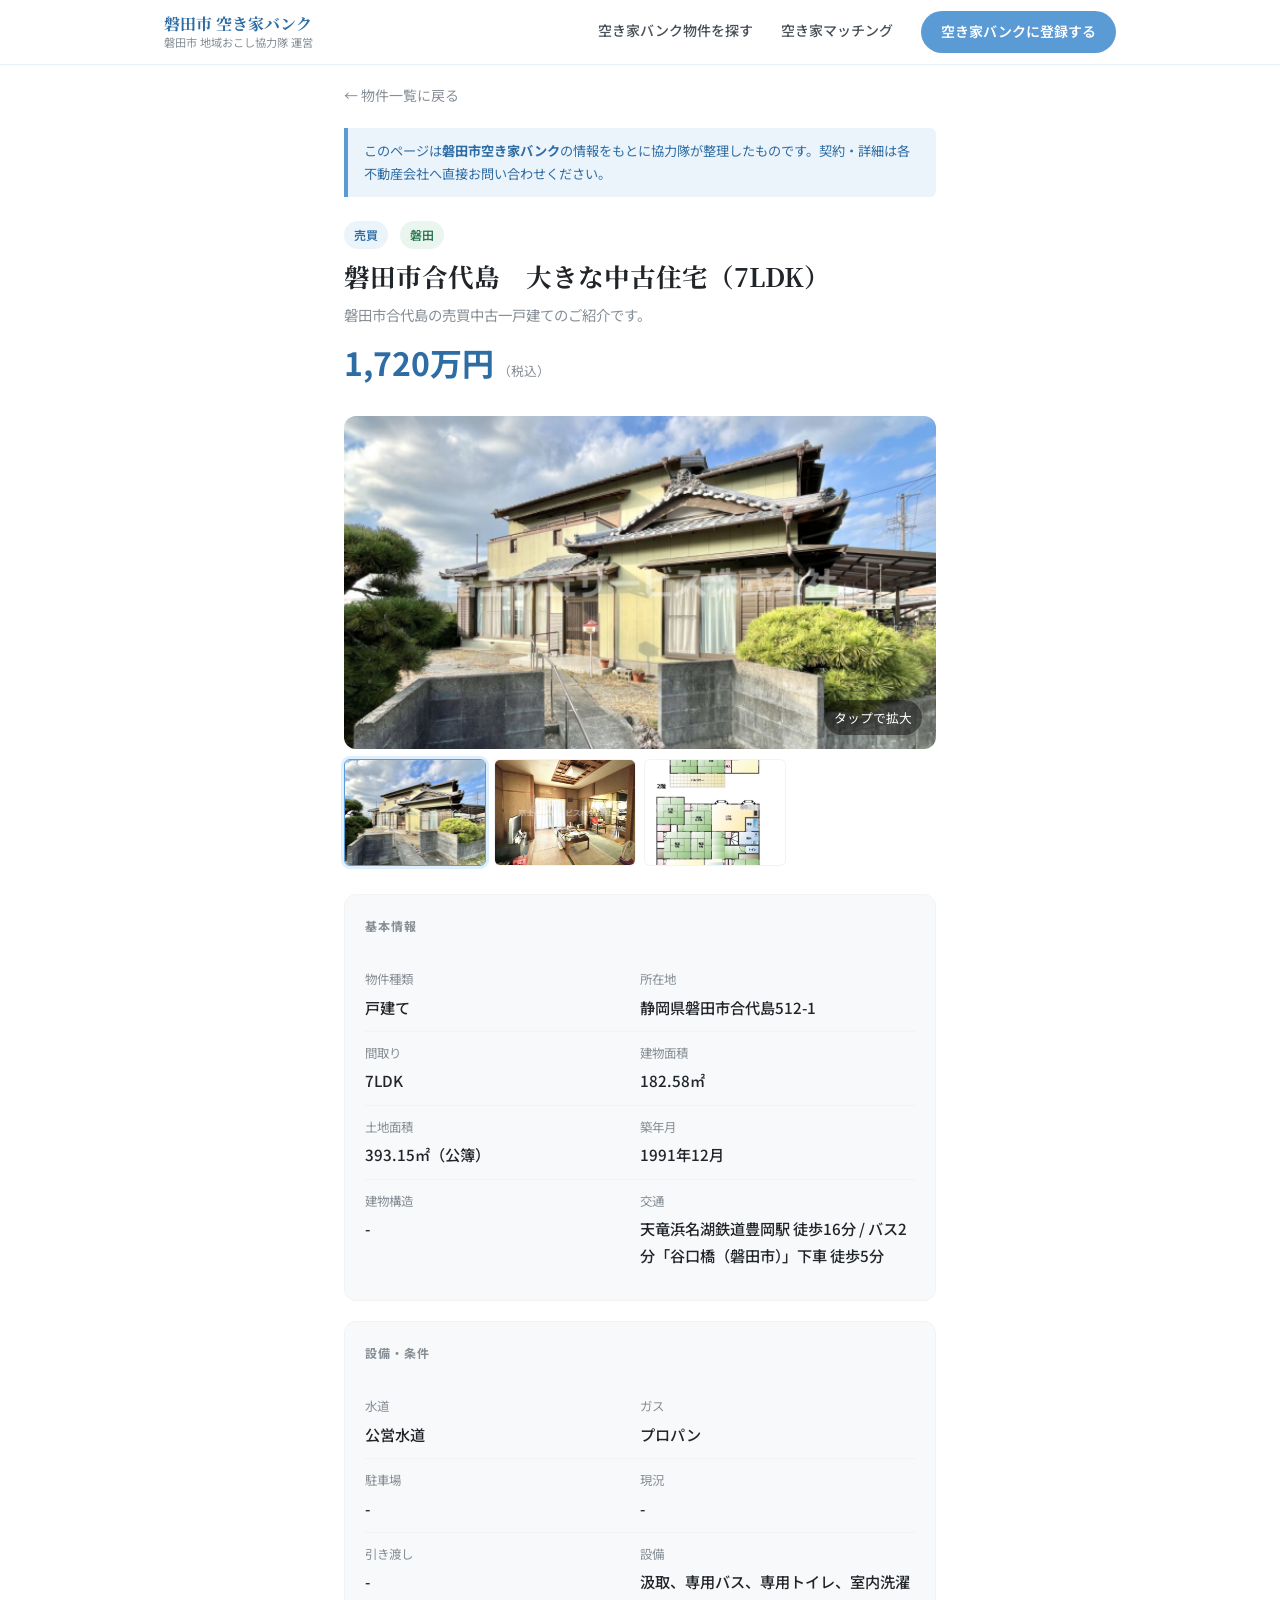
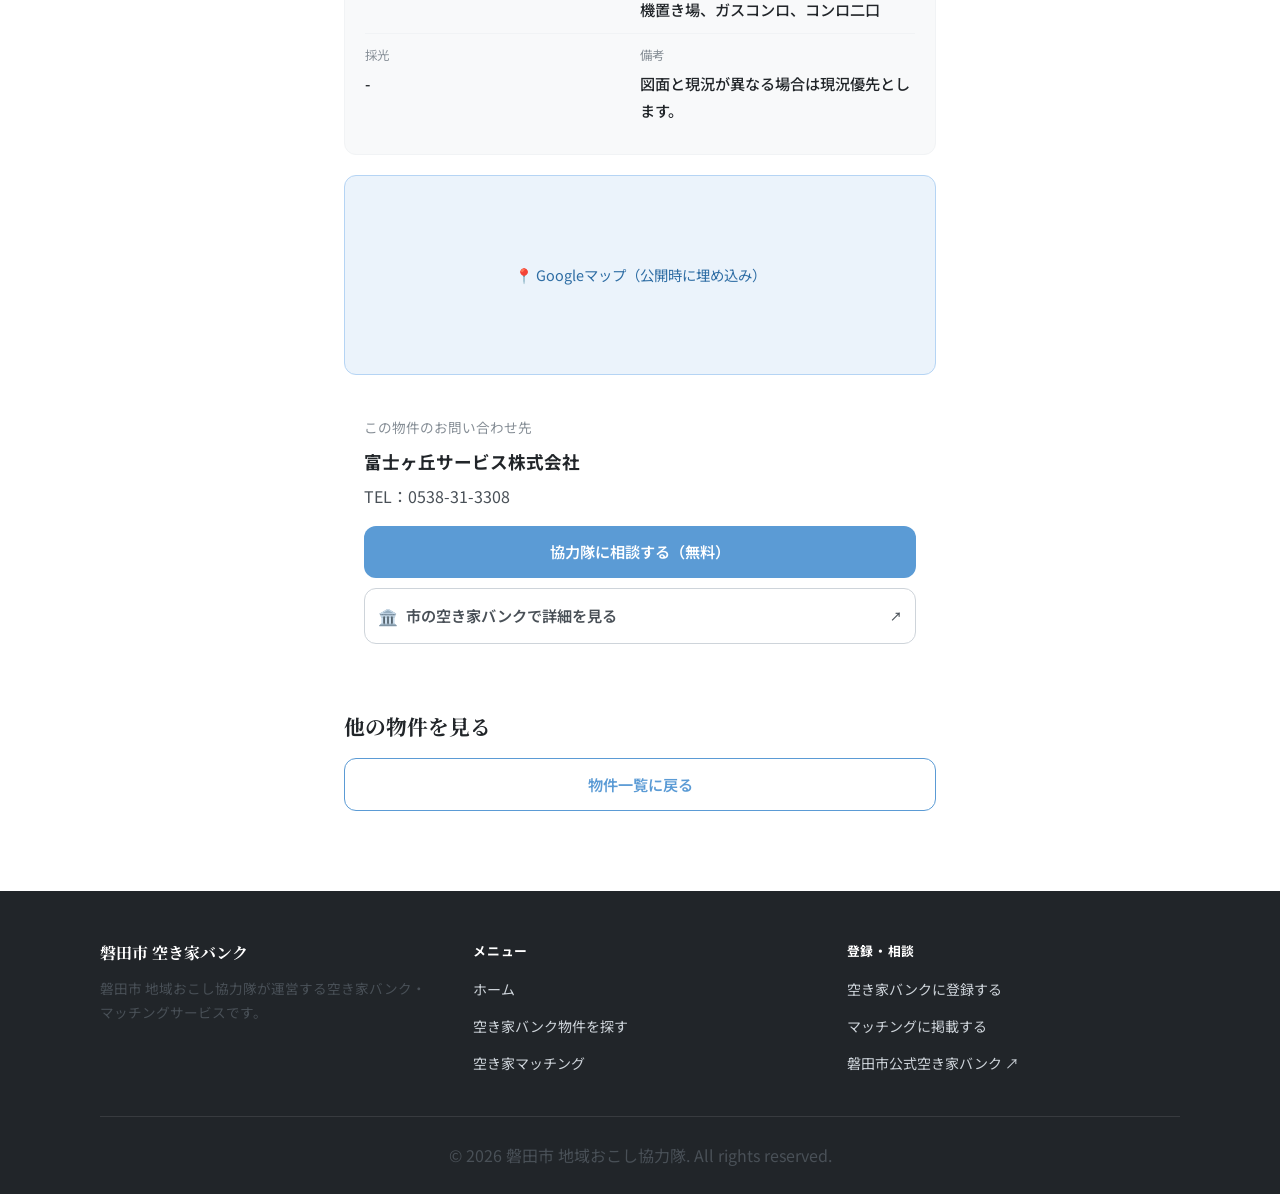
<file: akiya-detail.html>
<!DOCTYPE html>
<html lang="ja">
<head>
  <meta charset="UTF-8">
  <meta name="viewport" content="width=device-width, initial-scale=1.0">
  <title>物件詳細｜磐田市 地域おこし協力隊</title>
  <meta name="description" content="磐田市空き家バンク登録物件の詳細情報です。">
  <link rel="preconnect" href="https://fonts.googleapis.com">
  <link rel="preconnect" href="https://fonts.gstatic.com" crossorigin>
  <link href="https://fonts.googleapis.com/css2?family=Noto+Sans+JP:wght@400;500;700&family=Noto+Serif+JP:wght@400;700&display=swap" rel="stylesheet">
  <link rel="stylesheet" href="style.css">
  <style>
    .detail-wrap { max-width: 720px; margin: 0 auto; padding: 0 5% 80px; }

    .photo-main {
      width: 100%;
      aspect-ratio: 16/9;
      background: linear-gradient(135deg, var(--blue-light), var(--green-light));
      border-radius: var(--radius-md);
      display: flex;
      align-items: center;
      justify-content: center;
      color: var(--gray-500);
      font-size: .9rem;
      margin-bottom: 10px;
      overflow: hidden;
    }
    .photo-main img { width: 100%; height: 100%; object-fit: cover; }

    .photo-thumbs {
      display: grid;
      grid-template-columns: repeat(4, 1fr);
      gap: 8px;
      margin-bottom: 28px;
    }
    .photo-thumb {
      aspect-ratio: 4/3;
      background: var(--gray-100);
      border-radius: var(--radius-sm);
      display: flex;
      align-items: center;
      justify-content: center;
      font-size: .75rem;
      color: var(--gray-500);
      cursor: pointer;
      border: 1.5px solid transparent;
      transition: border-color var(--transition);
      overflow: hidden;
    }
    .photo-thumb:hover { border-color: var(--blue); }
    .photo-thumb.active { border-color: var(--blue); box-shadow: 0 0 0 3px rgba(33, 150, 243, .15); }
    .photo-thumb img { width: 100%; height: 100%; object-fit: cover; }

    .photo-main { cursor: pointer; position: relative; }
    .photo-main::after {
      content: 'タップで拡大';
      position: absolute;
      right: 14px;
      bottom: 14px;
      padding: 6px 10px;
      background: rgba(0,0,0,.45);
      color: #fff;
      font-size: .8rem;
      border-radius: 999px;
      pointer-events: none;
    }

    .lightbox {
      position: fixed;
      inset: 0;
      background: rgba(0,0,0,.85);
      display: none;
      align-items: center;
      justify-content: center;
      z-index: 30;
      padding: 24px;
    }
    .lightbox.open { display: flex; }
    .lightbox img {
      max-width: 100%;
      max-height: 100%;
      border-radius: var(--radius-md);
      box-shadow: 0 24px 70px rgba(0,0,0,.45);
    }
    .lightbox-close,
    .lightbox-nav button {
      position: absolute;
      border-radius: 50%;
      border: 1px solid rgba(255,255,255,.75);
      background: rgba(0,0,0,.45);
      color: #fff;
      width: 42px;
      height: 42px;
      display: grid;
      place-items: center;
      font-size: 1.1rem;
      cursor: pointer;
    }
    .lightbox-close { top: 20px; right: 20px; }
    .lightbox-nav { position: absolute; inset: 0; pointer-events: none; }
    .lightbox-prev,
    .lightbox-next {
      top: 50%;
      transform: translateY(-50%);
      pointer-events: auto;
    }
    .lightbox-prev { left: 20px; }
    .lightbox-next { right: 20px; }
    .lightbox-prev:hover,
    .lightbox-next:hover { background: rgba(0,0,0,.65); }

    .prop-header { margin-bottom: 24px; }
    .prop-header .prop-tags { margin-bottom: 10px; }
    .prop-header h1 {
      font-size: clamp(1.2rem, 3vw, 1.6rem);
      margin-bottom: 8px;
      color: var(--gray-900);
    }
    .prop-header .price {
      font-size: clamp(1.6rem, 4vw, 2rem);
      font-weight: 700;
      color: var(--blue-dark);
    }
    .prop-header .price small {
      font-size: .8rem;
      font-weight: 400;
      color: var(--gray-500);
      margin-left: 4px;
    }

    .spec-block {
      background: var(--gray-50);
      border-radius: var(--radius-md);
      padding: 20px;
      margin-bottom: 20px;
      border: 1px solid var(--gray-100);
    }
    .spec-block-title {
      font-size: .75rem;
      font-weight: 700;
      color: var(--gray-500);
      letter-spacing: .08em;
      text-transform: uppercase;
      margin-bottom: 14px;
      padding-bottom: 8px;
      border-bottom: 1px solid var(--gray-200);
    }
    .spec-grid {
      display: grid;
      grid-template-columns: 1fr 1fr;
      gap: 0;
    }
    .spec-item {
      display: flex;
      flex-direction: column;
      padding: 10px 0;
      border-bottom: 1px solid var(--gray-100);
    }
    .spec-item:nth-last-child(-n+2) { border-bottom: none; }
    .spec-key {
      font-size: .78rem;
      color: var(--gray-500);
      margin-bottom: 3px;
    }
    .spec-val {
      font-size: .95rem;
      font-weight: 500;
      color: var(--gray-900);
    }

    .map-block {
      background: var(--blue-light);
      border-radius: var(--radius-md);
      height: 200px;
      display: flex;
      align-items: center;
      justify-content: center;
      margin-bottom: 20px;
      border: 1px solid #B5D4F4;
      color: var(--blue-dark);
      font-size: .9rem;
    }

    .contact-block {
      border: 1.5px solid var(--gray-200);
      border-radius: var(--radius-md);
      padding: 20px;
      margin-bottom: 20px;
    }
    .contact-block-title {
      font-size: .85rem;
      color: var(--gray-500);
      margin-bottom: 6px;
    }
    .contact-name {
      font-size: 1.1rem;
      font-weight: 700;
      margin-bottom: 4px;
    }
    .contact-tel {
      font-size: 1rem;
      color: var(--gray-700);
      margin-bottom: 16px;
    }

    .cta-block {
      display: flex;
      flex-direction: column;
      gap: 10px;
    }
    .btn-ext {
      display: flex;
      align-items: center;
      justify-content: center;
      gap: 8px;
      padding: 13px;
      border-radius: var(--radius-md);
      font-size: .95rem;
      font-weight: 600;
      border: 1.5px solid var(--gray-300);
      color: var(--gray-700);
      background: var(--white);
      transition: all var(--transition);
      cursor: pointer;
    }
    .btn-ext:hover { border-color: var(--blue); color: var(--blue); background: var(--blue-light); }
    .btn-ext .ext-icon { font-size: 1rem; }

    .back-link {
      display: inline-flex;
      align-items: center;
      gap: 6px;
      font-size: .875rem;
      color: var(--gray-500);
      margin-bottom: 20px;
      transition: color var(--transition);
    }
    .back-link:hover { color: var(--blue); }

    .notice-box {
      background: var(--blue-light);
      border-left: 4px solid var(--blue);
      border-radius: 0 var(--radius-sm) var(--radius-sm) 0;
      padding: 12px 16px;
      font-size: .825rem;
      color: var(--blue-dark);
      margin-bottom: 24px;
      line-height: 1.7;
    }

    .sold-badge {
      display: inline-block;
      background: #FDECEA;
      color: #C0392B;
      font-size: .8rem;
      font-weight: 700;
      padding: 4px 12px;
      border-radius: 100px;
      margin-left: 8px;
      vertical-align: middle;
    }

    @media (max-width: 600px) {
      .spec-grid { grid-template-columns: 1fr; }
      .spec-item:last-child { border-bottom: none; }
      .photo-thumbs { grid-template-columns: repeat(3, 1fr); }
    }
  </style>
</head>
<body>

  <header class="site-header" id="header">
    <div class="header-inner">
      <a href="index.html" class="site-logo">
        磐田市 空き家バンク
        <span>磐田市 地域おこし協力隊 運営</span>
      </a>
      <nav class="nav-links">
        <a href="akiya-bank.html">空き家バンク物件を探す</a>
        <a href="akiya-matching.html">空き家マッチング</a>
        <a href="akiya-bank.html#register" class="nav-cta">空き家バンクに登録する</a>
      </nav>
      <button class="hamburger" id="hamburger" aria-label="メニューを開く">
        <span></span><span></span><span></span>
      </button>
    </div>
  </header>

  <nav class="mobile-nav" id="mobileNav">
    <a href="akiya-bank.html">空き家バンク物件を探す</a>
    <a href="akiya-matching.html">空き家マッチング</a>
    <a href="akiya-bank.html#register" class="nav-cta">空き家バンクに登録する</a>
  </nav>

  <main style="padding-top: 80px;">
    <div class="detail-wrap">

      <a href="akiya-bank.html" class="back-link">← 物件一覧に戻る</a>

      <div class="notice-box">
        このページは<strong>磐田市空き家バンク</strong>の情報をもとに協力隊が整理したものです。契約・詳細は各不動産会社へ直接お問い合わせください。
      </div>

      <!-- 物件タイトル（JSで書き換え） -->
      <div class="prop-header">
        <div class="prop-tags" id="detailTags"></div>
        <h1 id="detailTitle">物件詳細</h1>
        <p id="detailCatch" style="color:var(--gray-500);font-size:.9rem;margin-bottom:6px;"></p>
        <div class="price" id="detailPrice"></div>
      </div>

      <!-- メイン写真 -->
      <div class="photo-main" id="photoMain">
        <img src="images/akiya/prop-01/exterior-1.png" alt="磐田市合代島 中古住宅の外観">
      </div>

      <!-- サムネイル -->
      <div class="photo-thumbs">
        <div class="photo-thumb" data-src="images/akiya/prop-01/exterior-1.png"><img src="images/akiya/prop-01/exterior-1.png" alt="外観1"></div>
        <div class="photo-thumb" data-src="images/akiya/prop-01/exterior-2.png"><img src="images/akiya/prop-01/exterior-2.png" alt="外観2"></div>
        <div class="photo-thumb" data-src="images/akiya/prop-01/floorplan.png"><img src="images/akiya/prop-01/floorplan.png" alt="間取り図"></div>
      </div>

      <!-- 基本情報 -->
      <div class="spec-block">
        <div class="spec-block-title">基本情報</div>
        <div class="spec-grid" id="specBasic"></div>
      </div>

      <!-- 設備・条件 -->
      <div class="spec-block">
        <div class="spec-block-title">設備・条件</div>
        <div class="spec-grid" id="specEquip"></div>
      </div>

      <!-- 地図 -->
      <div class="map-block">📍 Googleマップ（公開時に埋め込み）</div>

      <!-- 問い合わせ -->
      <div class="contact-block">
        <div class="contact-block-title">この物件のお問い合わせ先</div>
        <div class="contact-name" id="contactName"></div>
        <div class="contact-tel" id="contactTel"></div>
        <div class="cta-block">
          <a href="consult.html" class="btn btn-primary btn-full">協力隊に相談する（無料）</a>
          <a id="cityLink" href="https://www.city.iwata.shizuoka.jp/kurashi_tetsuzuki/juutaku_pet_seikatsu/1010112/1009122/index.html" target="_blank" class="btn-ext">
            <span class="ext-icon">🏛️</span>
            市の空き家バンクで詳細を見る
            <span style="font-size:.75rem;margin-left:auto;color:var(--gray-400)">↗</span>
          </a>
        </div>
      </div>

      <!-- 関連物件 -->
      <div style="margin-top: 48px;">
        <h3 style="margin-bottom: 16px;">他の物件を見る</h3>
        <a href="akiya-bank.html" class="btn btn-secondary btn-full">物件一覧に戻る</a>
      </div>

    </div>
  </main>

  <footer class="site-footer">
    <div class="container">
      <div class="footer-inner">
        <div>
          <div class="footer-logo">磐田市 空き家バンク</div>
          <p class="footer-desc">磐田市 地域おこし協力隊が運営する空き家バンク・マッチングサービスです。</p>
        </div>
        <div>
          <div class="footer-heading">メニュー</div>
          <ul class="footer-links">
            <li><a href="index.html">ホーム</a></li>
            <li><a href="akiya-bank.html">空き家バンク物件を探す</a></li>
            <li><a href="akiya-matching.html">空き家マッチング</a></li>
          </ul>
        </div>
        <div>
          <div class="footer-heading">登録・相談</div>
          <ul class="footer-links">
            <li><a href="akiya-bank.html#register">空き家バンクに登録する</a></li>
            <li><a href="akiya-matching.html#register">マッチングに掲載する</a></li>
            <li><a href="https://www.city.iwata.shizuoka.jp/kurashi_tetsuzuki/juutaku_pet_seikatsu/1010112/1009122/index.html" target="_blank">磐田市公式空き家バンク ↗</a></li>
          </ul>
        </div>
      </div>
      <div class="footer-bottom">
        <p>© 2026 磐田市 地域おこし協力隊. All rights reserved.</p>
      </div>
    </div>
  </footer>

  <script>
    const header = document.getElementById('header');
    window.addEventListener('scroll', () => {
      header.classList.toggle('scrolled', window.scrollY > 10);
    });
    const hamburger = document.getElementById('hamburger');
    const mobileNav = document.getElementById('mobileNav');
    const mobileSubToggle = document.getElementById('mobileSubToggle');
    const mobileSubMenu = document.getElementById('mobileSubMenu');

    if (hamburger && mobileNav) {
      hamburger.addEventListener('click', () => {
        hamburger.classList.toggle('open');
        mobileNav.classList.toggle('open');
        if (!mobileNav.classList.contains('open') && mobileSubToggle && mobileSubMenu) {
          mobileSubToggle.setAttribute('aria-expanded', 'false');
          mobileSubMenu.classList.remove('open');
        }
      });

      if (mobileSubToggle && mobileSubMenu) {
        mobileSubToggle.addEventListener('click', () => {
          const expanded = mobileSubToggle.getAttribute('aria-expanded') === 'true';
          mobileSubToggle.setAttribute('aria-expanded', String(!expanded));
          mobileSubMenu.classList.toggle('open');
        });
      }

      mobileNav.querySelectorAll('a').forEach(a => {
        a.addEventListener('click', () => {
          hamburger.classList.remove('open');
          mobileNav.classList.remove('open');
          if (mobileSubToggle && mobileSubMenu) {
            mobileSubToggle.setAttribute('aria-expanded', 'false');
            mobileSubMenu.classList.remove('open');
          }
        });
      });
    }

    // 物件データ
    const properties = {
      'prop-01': {
        title: '磐田市合代島　大きな中古住宅（7LDK）',
        catch: '磐田市合代島の売買中古一戸建てのご紹介です。',
        price: '1,720万円',
        priceNote: '（税込）',
        photos: [
          'images/akiya/prop-01/exterior-1.png',
          'images/akiya/prop-01/exterior-2.png',
          'images/akiya/prop-01/floorplan.png',
        ],
        tags: [{ label: '売買', cls: 'tag' }, { label: '磐田', cls: 'tag-green tag' }],
        basic: [
          { key: '物件種類', val: '戸建て' },
          { key: '所在地',   val: '静岡県磐田市合代島512-1' },
          { key: '間取り',   val: '7LDK' },
          { key: '建物面積', val: '182.58㎡' },
          { key: '土地面積', val: '393.15㎡（公簿）' },
          { key: '築年月',   val: '1991年12月' },
          { key: '建物構造', val: '-' },
          { key: '交通',     val: '天竜浜名湖鉄道豊岡駅 徒歩16分 / バス2分「谷口橋（磐田市）」下車 徒歩5分' },
        ],
        equip: [
          { key: '水道',     val: '公営水道' },
          { key: 'ガス',     val: 'プロパン' },
          { key: '駐車場',   val: '-' },
          { key: '現況',     val: '-' },
          { key: '引き渡し', val: '-' },
          { key: '設備',     val: '汲取、専用バス、専用トイレ、室内洗濯機置き場、ガスコンロ、コンロ二口' },
          { key: '採光',     val: '-' },
          { key: '備考',     val: '図面と現況が異なる場合は現況優先とします。' },
        ],
        contact: { name: '富士ヶ丘サービス株式会社', tel: 'TEL：0538-31-3308' },
      },
      'prop-02': {
        title: '磐田市新貝1丁目　中古戸建住宅（4LDK）',
        catch: '交通利便性が高い御厨駅徒歩11分。築浅の4LDKで、太陽光発電システム搭載の住まいです。',
        price: '2,300万円',
        priceNote: '（税込）',
        photos: [
          'images/akiya/prop-02/01_外観.jpg',
          'images/akiya/prop-02/02_間取図.jpg',
          'images/akiya/prop-02/03_LDK.jpg',
          'images/akiya/prop-02/04_キッチン.jpg',
          'images/akiya/prop-02/05_浴室.jpg',
          'images/akiya/prop-02/06_トイレ.jpg',
          'images/akiya/prop-02/07_洗面台.jpg',
          'images/akiya/prop-02/08_和室.jpg',
          'images/akiya/prop-02/09_洋室A.jpg',
          'images/akiya/prop-02/10_洋室B.jpg',
          'images/akiya/prop-02/11_収納1.jpg',
          'images/akiya/prop-02/12_収納2.jpg',
          'images/akiya/prop-02/13_洋室C.jpg',
          'images/akiya/prop-02/14_食洗機.jpg',
        ],
        tags: [{ label: '売買', cls: 'tag' }, { label: '磐田', cls: 'tag-green tag' }, { label: '4LDK', cls: 'tag' }, { label: '築浅', cls: 'tag' }],
        basic: [
          { key: '物件種類', val: '戸建て' },
          { key: '所在地',   val: '静岡県磐田市新貝1丁目31-1' },
          { key: '間取り',   val: '4LDK' },
          { key: '建物面積', val: '115.92㎡（35.06坪）' },
          { key: '土地面積', val: '274.4㎡（公簿）' },
          { key: '築年月',   val: '2015年4月' },
          { key: '建物構造', val: '木造2階建' },
          { key: '交通',     val: '東海道本線「御厨」駅 徒歩11分' },
        ],
        equip: [
          { key: '水道',     val: '公営水道' },
          { key: 'ガス',     val: '都市ガス' },
          { key: '駐車場',   val: '-' },
          { key: '現況',     val: '空家' },
          { key: '引き渡し', val: '即時可' },
          { key: '設備',     val: 'ガスコンロ、カウンターキッチン、3口以上コンロ、トイレ2ヵ所、シャワー付洗面台、追焚機能、浴室乾燥機、洗浄便座、ウォークインクローゼット、TVモニターインターホン、太陽光発電システム' },
        ],
        contact: { name: '松屋不動産販売株式会社 家デパ浜松店', tel: 'TEL：053-401-6610' },
      },
      'prop-03': {
        title: '磐田市海老島　売戸建住宅（4DK）',
        catch: '静かな住宅地にある4DKの戸建て。住環境良好で用途多様です。',
        price: '880万円',
        priceNote: '（税込）',
        photos: [
          'images/akiya/prop-03/02_外観.jpg',
          'images/akiya/prop-03/03_進入路.jpg',
          'images/akiya/prop-03/01_間取図.jpg',
          'images/akiya/prop-03/04_洋室6帖.jpg',
          'images/akiya/prop-03/05_洋室8帖.jpg',
          'images/akiya/prop-03/06_キッチン.jpg',
          'images/akiya/prop-03/07_洋室4.5帖.jpg',
          'images/akiya/prop-03/08_バスシャワー.jpg',
          'images/akiya/prop-03/09_玄関.jpg',
        ],
        tags: [{ label: '売買', cls: 'tag' }, { label: '磐田', cls: 'tag-green tag' }, { label: '4DK', cls: 'tag' }],
        basic: [
          { key: '物件種類', val: '売戸建住宅' },
          { key: '所在地',   val: '静岡県磐田市海老島367' },
          { key: '間取り',   val: '4DK' },
          { key: '建物面積', val: '82.08㎡' },
          { key: '土地面積', val: '366.57㎡（公簿）' },
          { key: '築年月',   val: '1984年12月' },
          { key: '建物構造', val: '木造1階建' },
          { key: '交通',     val: '東海道本線「豊田町」駅 距離約4,700m' },
        ],
        equip: [
          { key: '水道',     val: '公営水道' },
          { key: 'ガス',     val: 'プロパン' },
          { key: '駐車場',   val: '-' },
          { key: '現況',     val: '空家' },
          { key: '引き渡し', val: '相談' },
          { key: '設備',     val: '浴室、シャワー、キッチン、洗面所、収納等' },
        ],
        contact: { name: '株式会社アエル', tel: 'TEL：0538-39-3223' },
      },
      'prop-04': {
        title: '磐田市今之浦　中古戸建て',
        price: '1,899万円',
        priceNote: '（税込）',
        tags: [{ label: '売買', cls: 'tag' }, { label: '磐田', cls: 'tag-green tag' }],
        basic: [
          { key: '物件種類', val: '戸建て' },
          { key: '所在地',   val: '静岡県磐田市今之浦' },
          { key: '間取り',   val: '調査中' },
          { key: '建物面積', val: '調査中' },
          { key: '土地面積', val: '調査中' },
          { key: '築年月',   val: '調査中' },
          { key: '建物構造', val: '木造' },
          { key: '交通',     val: '調査中' },
        ],
        equip: [
          { key: '水道',     val: '公営' },
          { key: 'ガス',     val: '調査中' },
          { key: '駐車場',   val: '調査中' },
          { key: '現況',     val: '空き家' },
          { key: '引き渡し', val: '要相談' },
          { key: 'リフォーム', val: '調査中' },
        ],
        contact: { name: '株式会社カチタス磐田店', tel: 'TEL：0538-21-4810' },
      },
      'prop-05': {
        title: '豊岡地区　平屋古民家',
        price: '850万円',
        priceNote: '（税込）',
        tags: [{ label: '売買', cls: 'tag' }, { label: '豊岡', cls: 'tag-green tag' }, { label: '古民家', cls: 'tag' }, { label: '平屋', cls: 'tag' }],
        basic: [
          { key: '物件種類', val: '戸建て（平屋・古民家）' },
          { key: '所在地',   val: '静岡県磐田市豊岡地区' },
          { key: '間取り',   val: '調査中' },
          { key: '建物面積', val: '調査中' },
          { key: '土地面積', val: '調査中' },
          { key: '築年月',   val: '調査中' },
          { key: '建物構造', val: '木造' },
          { key: '交通',     val: '調査中' },
        ],
        equip: [
          { key: '水道',     val: '公営' },
          { key: 'ガス',     val: '調査中' },
          { key: '駐車場',   val: '調査中' },
          { key: '現況',     val: '空き家' },
          { key: '引き渡し', val: '要相談' },
          { key: 'リフォーム', val: '調査中' },
        ],
        contact: { name: '富士ヶ丘サービス株式会社', tel: 'TEL：0538-31-3308' },
      },
      'prop-06': {
        title: '豊田地区　リフォーム済み戸建て',
        price: '1,200万円',
        priceNote: '（税込）',
        tags: [{ label: '売買', cls: 'tag' }, { label: '豊田', cls: 'tag-green tag' }, { label: '駐車場あり', cls: 'tag' }, { label: 'リフォーム済', cls: 'tag' }],
        basic: [
          { key: '物件種類', val: '戸建て' },
          { key: '所在地',   val: '静岡県磐田市豊田地区' },
          { key: '間取り',   val: '調査中' },
          { key: '建物面積', val: '調査中' },
          { key: '土地面積', val: '調査中' },
          { key: '築年月',   val: '調査中' },
          { key: '建物構造', val: '木造' },
          { key: '交通',     val: '調査中' },
        ],
        equip: [
          { key: '水道',     val: '公営' },
          { key: 'ガス',     val: '調査中' },
          { key: '駐車場',   val: 'あり' },
          { key: '現況',     val: '空き家' },
          { key: '引き渡し', val: '要相談' },
          { key: 'リフォーム', val: '済み' },
        ],
        contact: { name: '富士ヶ丘サービス株式会社', tel: 'TEL：0538-31-3308' },
      },
      'prop-07': {
        title: '竜洋地区　一戸建て',
        price: '4.5万円',
        priceNote: '/月',
        tags: [{ label: '賃貸', cls: 'tag' }, { label: '竜洋', cls: 'tag-green tag' }, { label: '駐車場あり', cls: 'tag' }],
        basic: [
          { key: '物件種類', val: '戸建て（賃貸）' },
          { key: '所在地',   val: '静岡県磐田市竜洋地区' },
          { key: '間取り',   val: '調査中' },
          { key: '建物面積', val: '調査中' },
          { key: '土地面積', val: '調査中' },
          { key: '築年月',   val: '調査中' },
          { key: '建物構造', val: '木造' },
          { key: '交通',     val: '調査中' },
        ],
        equip: [
          { key: '水道',     val: '公営' },
          { key: 'ガス',     val: '調査中' },
          { key: '駐車場',   val: 'あり' },
          { key: '現況',     val: '空き家' },
          { key: '引き渡し', val: '要相談' },
          { key: 'リフォーム', val: '調査中' },
        ],
        contact: { name: '富士ヶ丘サービス株式会社', tel: 'TEL：0538-31-3308' },
      },
      'prop-08': {
        title: '福田地区　古民家戸建て',
        price: '980万円',
        priceNote: '（税込）',
        tags: [{ label: '売買', cls: 'tag' }, { label: '福田', cls: 'tag-green tag' }, { label: '古民家', cls: 'tag' }, { label: '駐車場あり', cls: 'tag' }],
        basic: [
          { key: '物件種類', val: '戸建て（古民家）' },
          { key: '所在地',   val: '静岡県磐田市福田地区' },
          { key: '間取り',   val: '調査中' },
          { key: '建物面積', val: '調査中' },
          { key: '土地面積', val: '調査中' },
          { key: '築年月',   val: '調査中' },
          { key: '建物構造', val: '木造' },
          { key: '交通',     val: '調査中' },
        ],
        equip: [
          { key: '水道',     val: '公営' },
          { key: 'ガス',     val: '調査中' },
          { key: '駐車場',   val: 'あり' },
          { key: '現況',     val: '空き家' },
          { key: '引き渡し', val: '要相談' },
          { key: 'リフォーム', val: '調査中' },
        ],
        contact: { name: '富士ヶ丘サービス株式会社', tel: 'TEL：0538-31-3308' },
      },
    };

    // URLパラメータから物件IDを取得
    const params = new URLSearchParams(window.location.search);
    const id = params.get('id') || 'prop-01';
    const prop = properties[id] || properties['prop-01'];

    // ページタイトル
    document.title = prop.title + '｜磐田市 地域おこし協力隊';

    // タグ
    document.getElementById('detailTags').innerHTML =
      prop.tags.map(t => `<span class="${t.cls}" style="margin-right:6px">${t.label}</span>`).join('');

    // タイトル・価格
    document.getElementById('detailTitle').textContent = prop.title;
    document.getElementById('detailCatch').textContent = prop.catch || '';
    document.getElementById('detailPrice').innerHTML =
      prop.price + `<small>${prop.priceNote}</small>`;

    // 写真
    if (prop.photos && prop.photos.length) {
      const photoMain = document.getElementById('photoMain');
      const thumbsWrap = document.querySelector('.photo-thumbs');
      const lightbox = document.createElement('div');
      lightbox.className = 'lightbox';
      lightbox.innerHTML = `
        <button class="lightbox-close" aria-label="閉じる">✕</button>
        <div class="lightbox-nav">
          <button class="lightbox-prev" aria-label="前の画像">‹</button>
          <button class="lightbox-next" aria-label="次の画像">›</button>
        </div>
        <img src="${prop.photos[0]}" alt="${prop.title}">
      `;
      document.body.appendChild(lightbox);

      let currentPhotoIndex = 0;

      const showMain = index => {
        const src = prop.photos[index];
        currentPhotoIndex = index;
        photoMain.innerHTML = `<img src="${src}" alt="${prop.title} 写真${index + 1}">`;
        thumbsWrap.querySelectorAll('.photo-thumb').forEach((thumb, i) => {
          thumb.classList.toggle('active', i === index);
        });
        const lightboxImg = lightbox.querySelector('img');
        if (lightboxImg) {
          lightboxImg.src = src;
          lightboxImg.alt = `${prop.title} 写真${index + 1}`;
        }
      };

      const showNext = () => {
        showMain((currentPhotoIndex + 1) % prop.photos.length);
      };
      const showPrev = () => {
        showMain((currentPhotoIndex - 1 + prop.photos.length) % prop.photos.length);
      };

      showMain(0);
      thumbsWrap.innerHTML = prop.photos.map((src, i) =>
        `<div class="photo-thumb${i === 0 ? ' active' : ''}" data-index="${i}"><img src="${src}" alt="${prop.title} 写真${i + 1}"></div>`
      ).join('');
      thumbsWrap.querySelectorAll('.photo-thumb').forEach(thumb => {
        thumb.addEventListener('click', () => {
          const index = parseInt(thumb.dataset.index, 10);
          showMain(index);
        });
      });

      photoMain.addEventListener('click', () => {
        lightbox.classList.add('open');
      });

      const closeBtn = lightbox.querySelector('.lightbox-close');
      const prevBtn = lightbox.querySelector('.lightbox-prev');
      const nextBtn = lightbox.querySelector('.lightbox-next');

      lightbox.addEventListener('click', e => {
        if (e.target === lightbox || e.target === closeBtn) {
          lightbox.classList.remove('open');
        }
      });
      if (prevBtn) prevBtn.addEventListener('click', showPrev);
      if (nextBtn) nextBtn.addEventListener('click', showNext);
      document.addEventListener('keydown', e => {
        if (!lightbox.classList.contains('open')) return;
        if (e.key === 'ArrowRight') showNext();
        if (e.key === 'ArrowLeft') showPrev();
        if (e.key === 'Escape') lightbox.classList.remove('open');
      });
    }

    // 基本情報
    document.getElementById('specBasic').innerHTML = prop.basic.map(s =>
      `<div class="spec-item"><div class="spec-key">${s.key}</div><div class="spec-val">${s.val}</div></div>`
    ).join('');

    // 設備
    document.getElementById('specEquip').innerHTML = prop.equip.map(s =>
      `<div class="spec-item"><div class="spec-key">${s.key}</div><div class="spec-val">${s.val}</div></div>`
    ).join('');

    // 問い合わせ先
    document.getElementById('contactName').textContent = prop.contact.name;
    document.getElementById('contactTel').textContent = prop.contact.tel;
    if (prop.contact.url) {
      const ctaBlock = document.querySelector('.cta-block');
      const link = document.createElement('a');
      link.href = prop.contact.url;
      link.target = '_blank';
      link.className = 'btn-ext';
      link.innerHTML = `<span class="ext-icon">🏠</span>${prop.contact.name}のサイトを見る<span style="font-size:.75rem;margin-left:auto;color:var(--gray-400)">↗</span>`;
      ctaBlock.appendChild(link);
    }
  </script>

</body>
</html>
</file>
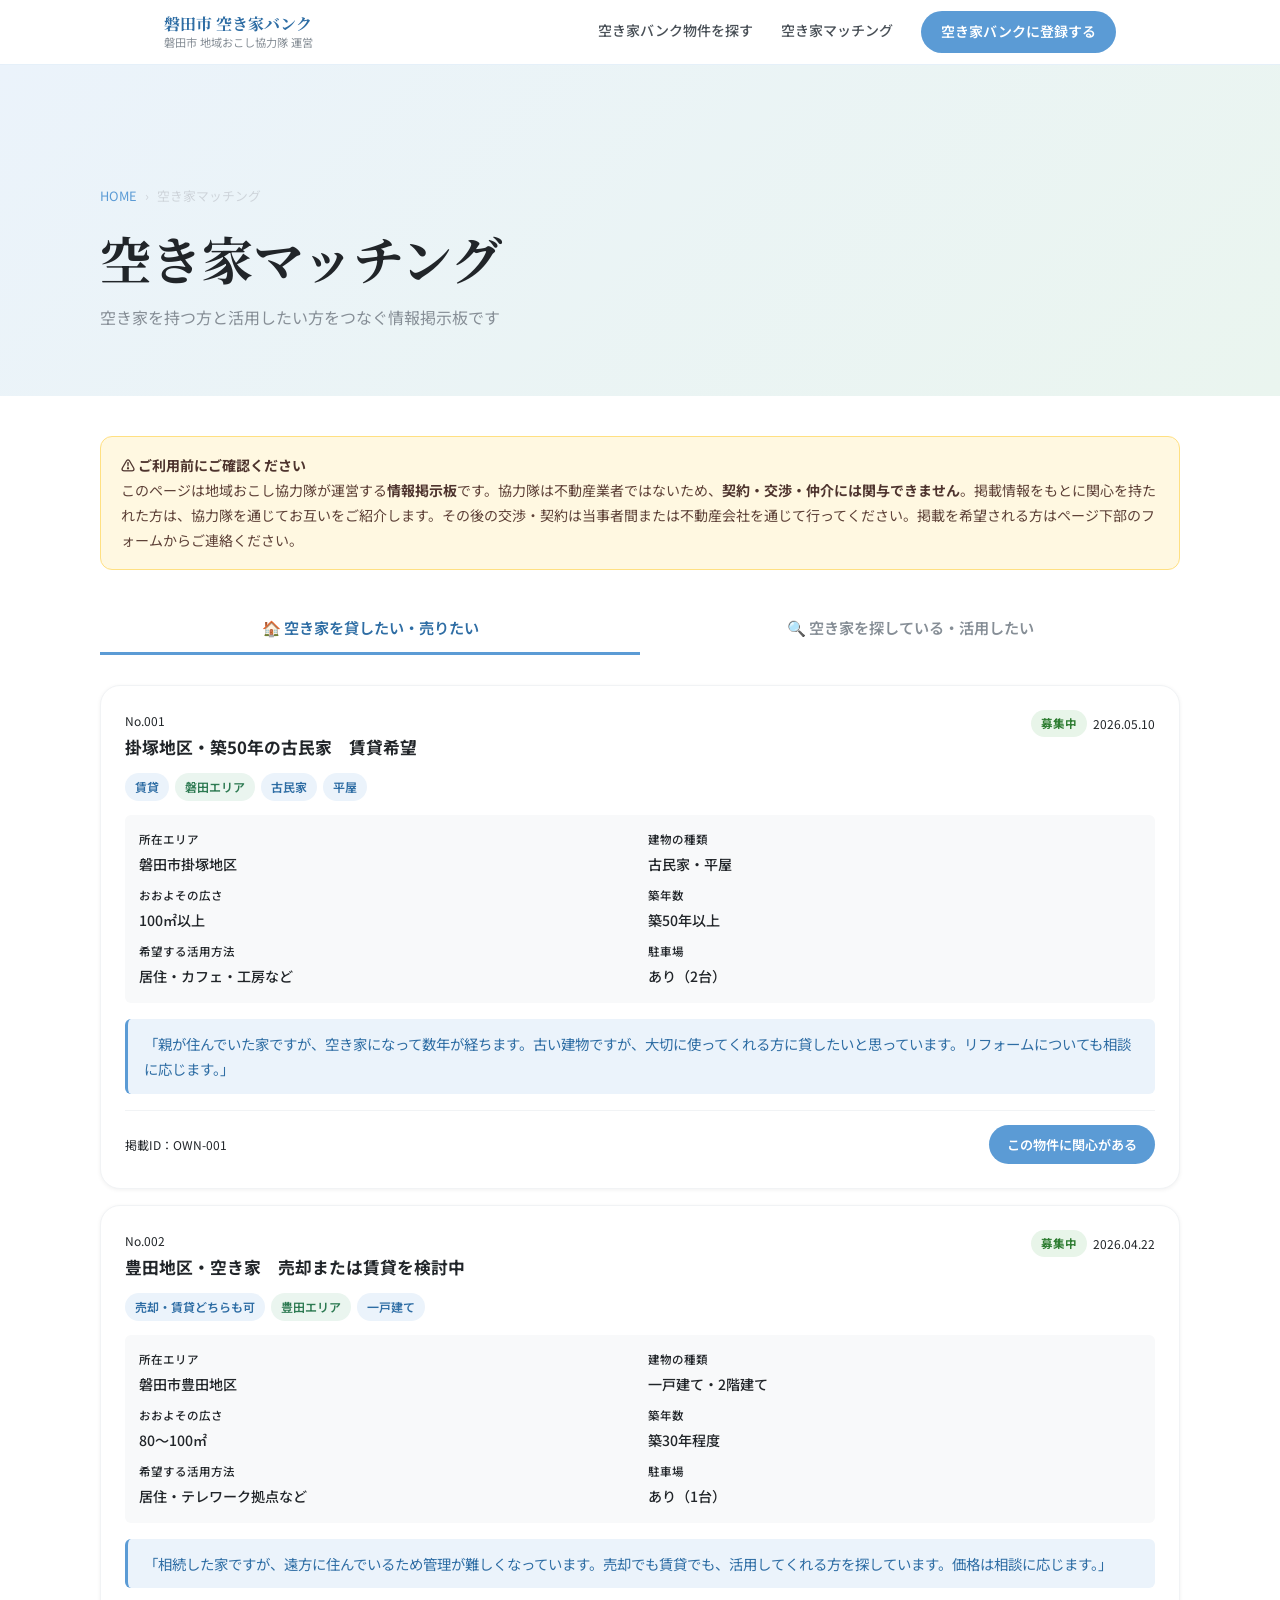
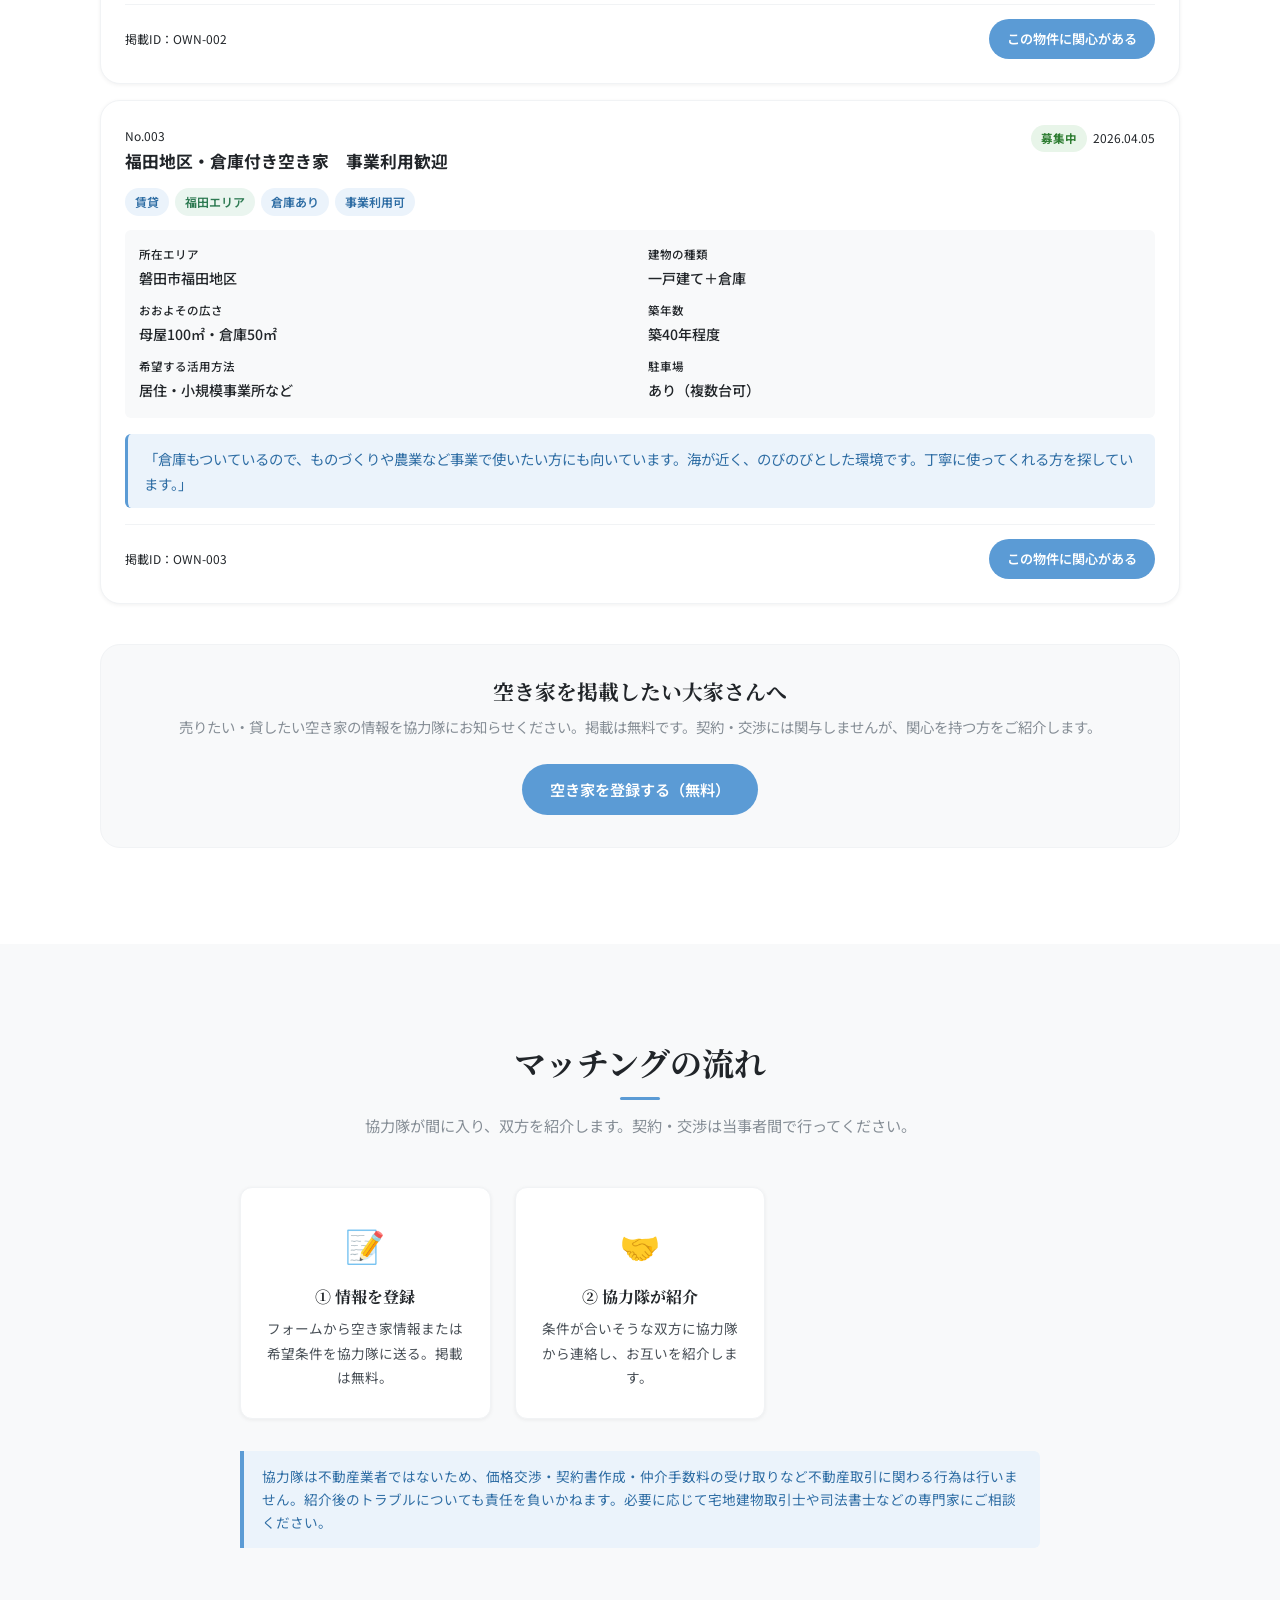
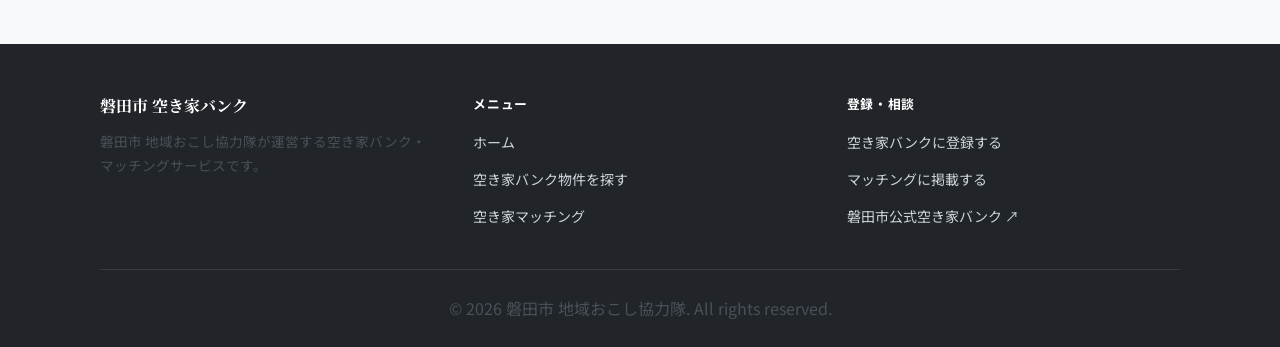
<file: akiya-matching.html>
<!DOCTYPE html>
<html lang="ja">
<head>
  <meta charset="UTF-8">
  <meta name="viewport" content="width=device-width, initial-scale=1.0">
  <title>空き家マッチング｜磐田市 地域おこし協力隊</title>
  <meta name="description" content="磐田市の空き家マッチングページ。空き家を貸したい・売りたい所有者と、空き家を活用したい方の情報を掲載しています。">
  <link rel="preconnect" href="https://fonts.googleapis.com">
  <link rel="preconnect" href="https://fonts.gstatic.com" crossorigin>
  <link href="https://fonts.googleapis.com/css2?family=Noto+Sans+JP:wght@400;500;700&family=Noto+Serif+JP:wght@400;700&display=swap" rel="stylesheet">
  <link rel="stylesheet" href="style.css">
  <style>
    .tab-wrap {
      display: flex;
      gap: 0;
      border-bottom: 2px solid var(--gray-200);
      margin-bottom: 32px;
    }
    .tab-btn {
      flex: 1;
      padding: 14px 8px;
      font-size: .95rem;
      font-weight: 600;
      color: var(--gray-500);
      background: transparent;
      border: none;
      cursor: pointer;
      border-bottom: 3px solid transparent;
      margin-bottom: -2px;
      transition: all var(--transition);
      font-family: 'Noto Sans JP', sans-serif;
    }
    .tab-btn:hover { color: var(--blue); }
    .tab-btn.active { color: var(--blue-dark); border-bottom-color: var(--blue); }

    .tab-panel { display: none; }
    .tab-panel.active { display: block; }

    .matching-card {
      background: var(--white);
      border: 1px solid var(--gray-100);
      border-radius: var(--radius-lg);
      padding: 24px;
      margin-bottom: 16px;
      box-shadow: var(--shadow-sm);
      transition: box-shadow var(--transition);
    }
    .matching-card:hover { box-shadow: var(--shadow-md); }

    .card-header {
      display: flex;
      justify-content: space-between;
      align-items: flex-start;
      margin-bottom: 14px;
      gap: 12px;
      flex-wrap: wrap;
    }
    .card-number {
      font-size: .75rem;
      color: var(--gray-400);
      font-weight: 400;
      display: block;
      margin-bottom: 4px;
    }
    .card-title {
      font-size: 1.05rem;
      font-weight: 700;
      color: var(--gray-900);
      line-height: 1.4;
    }
    .card-date {
      font-size: .75rem;
      color: var(--gray-400);
      white-space: nowrap;
      flex-shrink: 0;
    }

    .card-tags {
      display: flex;
      gap: 6px;
      flex-wrap: wrap;
      margin-bottom: 14px;
    }

    .spec-list {
      display: grid;
      grid-template-columns: repeat(2, 1fr);
      gap: 8px 16px;
      margin-bottom: 16px;
      padding: 14px;
      background: var(--gray-50);
      border-radius: var(--radius-sm);
    }
    .spec-list-item {
      display: flex;
      flex-direction: column;
      gap: 2px;
    }
    .spec-list-key {
      font-size: .72rem;
      color: var(--gray-400);
      font-weight: 500;
    }
    .spec-list-val {
      font-size: .88rem;
      color: var(--gray-800);
      font-weight: 500;
    }

    .voice-box {
      background: var(--blue-light);
      border-radius: var(--radius-sm);
      padding: 12px 16px;
      font-size: .9rem;
      color: var(--blue-dark);
      line-height: 1.75;
      margin-bottom: 16px;
      border-left: 3px solid var(--blue);
    }
    .voice-box.green {
      background: var(--green-light);
      color: #1E5C38;
      border-left-color: var(--green);
    }

    .card-footer {
      display: flex;
      justify-content: space-between;
      align-items: center;
      padding-top: 14px;
      border-top: 1px solid var(--gray-100);
      flex-wrap: wrap;
      gap: 10px;
    }
    .card-id {
      font-size: .75rem;
      color: var(--gray-400);
    }
    .btn-contact-small {
      display: inline-flex;
      align-items: center;
      gap: 6px;
      padding: 8px 18px;
      background: var(--blue);
      color: var(--white);
      border-radius: 100px;
      font-size: .82rem;
      font-weight: 600;
      transition: background var(--transition), transform var(--transition);
    }
    .btn-contact-small:hover { background: var(--blue-dark); transform: translateY(-1px); }

    .disclaimer-box {
      background: #FFF8E1;
      border: 1px solid #FFE082;
      border-radius: var(--radius-md);
      padding: 16px 20px;
      margin-bottom: 32px;
      font-size: .875rem;
      line-height: 1.8;
      color: #5D4037;
    }
    .disclaimer-box strong { color: #4E342E; }

    .register-cta {
      background: var(--gray-50);
      border-radius: var(--radius-lg);
      padding: 32px 24px;
      text-align: center;
      border: 1px solid var(--gray-100);
      margin-top: 40px;
    }
    .register-cta h3 { margin-bottom: 8px; }
    .register-cta p { color: var(--gray-500); font-size: .9rem; margin-bottom: 24px; }
    .register-btns { display: flex; gap: 12px; justify-content: center; flex-wrap: wrap; }

    .empty-state {
      text-align: center;
      padding: 48px 20px;
      color: var(--gray-400);
    }
    .empty-state .icon { font-size: 2.5rem; margin-bottom: 12px; }

    .status-badge {
      display: inline-block;
      font-size: .72rem;
      font-weight: 700;
      padding: 3px 10px;
      border-radius: 100px;
    }
    .status-open { background: #E8F5E9; color: #2E7D32; }
    .status-matched { background: #FFF3E0; color: #E65100; }

    @media (max-width: 600px) {
      .spec-list { grid-template-columns: 1fr; }
      .register-btns { flex-direction: column; }
      .register-btns .btn { width: 100%; justify-content: center; }
    }
  </style>
</head>
<body>

  <!-- ヘッダー -->
  <header class="site-header" id="header">
    <div class="header-inner">
      <a href="index.html" class="site-logo">
        磐田市 空き家バンク
        <span>磐田市 地域おこし協力隊 運営</span>
      </a>
      <nav class="nav-links">
        <a href="akiya-bank.html">空き家バンク物件を探す</a>
        <a href="akiya-matching.html">空き家マッチング</a>
        <a href="akiya-bank.html#register" class="nav-cta">空き家バンクに登録する</a>
      </nav>
      <button class="hamburger" id="hamburger" aria-label="メニューを開く">
        <span></span><span></span><span></span>
      </button>
    </div>
  </header>

  <!-- モバイルナビ -->
  <nav class="mobile-nav" id="mobileNav">
    <a href="akiya-bank.html">空き家バンク物件を探す</a>
    <a href="akiya-matching.html">空き家マッチング</a>
    <a href="akiya-bank.html#register" class="nav-cta">空き家バンクに登録する</a>
  </nav>

  <main>

    <div class="page-hero">
      <div class="container">
        <div class="breadcrumb" style="padding-top:0; margin-bottom:16px;">
          <a href="index.html">HOME</a><span>›</span><span>空き家マッチング</span>
        </div>
        <h1>空き家マッチング</h1>
        <p>空き家を持つ方と活用したい方をつなぐ情報掲示板です</p>
      </div>
    </div>

    <section class="section" style="padding-top:40px;">
      <div class="container">

        <!-- 免責・立場の明示 -->
        <div class="disclaimer-box fade-up">
          <strong>⚠️ ご利用前にご確認ください</strong><br>
          このページは地域おこし協力隊が運営する<strong>情報掲示板</strong>です。協力隊は不動産業者ではないため、<strong>契約・交渉・仲介には関与できません</strong>。掲載情報をもとに関心を持たれた方は、協力隊を通じてお互いをご紹介します。その後の交渉・契約は当事者間または不動産会社を通じて行ってください。掲載を希望される方はページ下部のフォームからご連絡ください。
        </div>

        <!-- タブ -->
        <div class="tab-wrap fade-up">
          <button class="tab-btn active" onclick="switchTab('owner')">
            🏠 空き家を貸したい・売りたい
          </button>
          <button class="tab-btn" onclick="switchTab('user')">
            🔍 空き家を探している・活用したい
          </button>
        </div>

        <!-- ===== 所有者タブ ===== -->
        <div class="tab-panel active" id="tab-owner">

          <!-- 物件1 -->
          <div class="matching-card fade-up">
            <div class="card-header">
              <div>
                <span class="card-number">No.001</span>
                <div class="card-title">掛塚地区・築50年の古民家　賃貸希望</div>
              </div>
              <div style="display:flex;gap:6px;align-items:center;flex-wrap:wrap;">
                <span class="status-badge status-open">募集中</span>
                <span class="card-date">2026.05.10</span>
              </div>
            </div>
            <div class="card-tags">
              <span class="tag">賃貸</span>
              <span class="tag-green tag">磐田エリア</span>
              <span class="tag">古民家</span>
              <span class="tag">平屋</span>
            </div>
            <div class="spec-list">
              <div class="spec-list-item">
                <span class="spec-list-key">所在エリア</span>
                <span class="spec-list-val">磐田市掛塚地区</span>
              </div>
              <div class="spec-list-item">
                <span class="spec-list-key">建物の種類</span>
                <span class="spec-list-val">古民家・平屋</span>
              </div>
              <div class="spec-list-item">
                <span class="spec-list-key">おおよその広さ</span>
                <span class="spec-list-val">100㎡以上</span>
              </div>
              <div class="spec-list-item">
                <span class="spec-list-key">築年数</span>
                <span class="spec-list-val">築50年以上</span>
              </div>
              <div class="spec-list-item">
                <span class="spec-list-key">希望する活用方法</span>
                <span class="spec-list-val">居住・カフェ・工房など</span>
              </div>
              <div class="spec-list-item">
                <span class="spec-list-key">駐車場</span>
                <span class="spec-list-val">あり（2台）</span>
              </div>
            </div>
            <div class="voice-box">
              「親が住んでいた家ですが、空き家になって数年が経ちます。古い建物ですが、大切に使ってくれる方に貸したいと思っています。リフォームについても相談に応じます。」
            </div>
            <div class="card-footer">
              <span class="card-id">掲載ID：OWN-001</span>
              <a href="consult.html?ref=OWN-001" class="btn-contact-small">この物件に関心がある</a>
            </div>
          </div>

          <!-- 物件2 -->
          <div class="matching-card fade-up">
            <div class="card-header">
              <div>
                <span class="card-number">No.002</span>
                <div class="card-title">豊田地区・空き家　売却または賃貸を検討中</div>
              </div>
              <div style="display:flex;gap:6px;align-items:center;flex-wrap:wrap;">
                <span class="status-badge status-open">募集中</span>
                <span class="card-date">2026.04.22</span>
              </div>
            </div>
            <div class="card-tags">
              <span class="tag">売却・賃貸どちらも可</span>
              <span class="tag-green tag">豊田エリア</span>
              <span class="tag">一戸建て</span>
            </div>
            <div class="spec-list">
              <div class="spec-list-item">
                <span class="spec-list-key">所在エリア</span>
                <span class="spec-list-val">磐田市豊田地区</span>
              </div>
              <div class="spec-list-item">
                <span class="spec-list-key">建物の種類</span>
                <span class="spec-list-val">一戸建て・2階建て</span>
              </div>
              <div class="spec-list-item">
                <span class="spec-list-key">おおよその広さ</span>
                <span class="spec-list-val">80〜100㎡</span>
              </div>
              <div class="spec-list-item">
                <span class="spec-list-key">築年数</span>
                <span class="spec-list-val">築30年程度</span>
              </div>
              <div class="spec-list-item">
                <span class="spec-list-key">希望する活用方法</span>
                <span class="spec-list-val">居住・テレワーク拠点など</span>
              </div>
              <div class="spec-list-item">
                <span class="spec-list-key">駐車場</span>
                <span class="spec-list-val">あり（1台）</span>
              </div>
            </div>
            <div class="voice-box">
              「相続した家ですが、遠方に住んでいるため管理が難しくなっています。売却でも賃貸でも、活用してくれる方を探しています。価格は相談に応じます。」
            </div>
            <div class="card-footer">
              <span class="card-id">掲載ID：OWN-002</span>
              <a href="consult.html?ref=OWN-002" class="btn-contact-small">この物件に関心がある</a>
            </div>
          </div>

          <!-- 物件3 -->
          <div class="matching-card fade-up">
            <div class="card-header">
              <div>
                <span class="card-number">No.003</span>
                <div class="card-title">福田地区・倉庫付き空き家　事業利用歓迎</div>
              </div>
              <div style="display:flex;gap:6px;align-items:center;flex-wrap:wrap;">
                <span class="status-badge status-open">募集中</span>
                <span class="card-date">2026.04.05</span>
              </div>
            </div>
            <div class="card-tags">
              <span class="tag">賃貸</span>
              <span class="tag-green tag">福田エリア</span>
              <span class="tag">倉庫あり</span>
              <span class="tag">事業利用可</span>
            </div>
            <div class="spec-list">
              <div class="spec-list-item">
                <span class="spec-list-key">所在エリア</span>
                <span class="spec-list-val">磐田市福田地区</span>
              </div>
              <div class="spec-list-item">
                <span class="spec-list-key">建物の種類</span>
                <span class="spec-list-val">一戸建て＋倉庫</span>
              </div>
              <div class="spec-list-item">
                <span class="spec-list-key">おおよその広さ</span>
                <span class="spec-list-val">母屋100㎡・倉庫50㎡</span>
              </div>
              <div class="spec-list-item">
                <span class="spec-list-key">築年数</span>
                <span class="spec-list-val">築40年程度</span>
              </div>
              <div class="spec-list-item">
                <span class="spec-list-key">希望する活用方法</span>
                <span class="spec-list-val">居住・小規模事業所など</span>
              </div>
              <div class="spec-list-item">
                <span class="spec-list-key">駐車場</span>
                <span class="spec-list-val">あり（複数台可）</span>
              </div>
            </div>
            <div class="voice-box">
              「倉庫もついているので、ものづくりや農業など事業で使いたい方にも向いています。海が近く、のびのびとした環境です。丁寧に使ってくれる方を探しています。」
            </div>
            <div class="card-footer">
              <span class="card-id">掲載ID：OWN-003</span>
              <a href="consult.html?ref=OWN-003" class="btn-contact-small">この物件に関心がある</a>
            </div>
          </div>

          <!-- 登録CTA -->
          <div id="register" class="register-cta fade-up">
            <h3>空き家を掲載したい大家さんへ</h3>
            <p>売りたい・貸したい空き家の情報を協力隊にお知らせください。掲載は無料です。契約・交渉には関与しませんが、関心を持つ方をご紹介します。</p>
            <div class="register-btns">
              <a href="consult.html" class="btn btn-primary">空き家を登録する（無料）</a>
            </div>
          </div>

        </div>

        <!-- ===== 活用希望者タブ ===== -->
        <div class="tab-panel" id="tab-user">

          <!-- 希望1 -->
          <div class="matching-card fade-up">
            <div class="card-header">
              <div>
                <span class="card-number">No.001</span>
                <div class="card-title">古民家でカフェ・ゲストハウスを開きたい</div>
              </div>
              <div style="display:flex;gap:6px;align-items:center;flex-wrap:wrap;">
                <span class="status-badge status-open">募集中</span>
                <span class="card-date">2026.05.15</span>
              </div>
            </div>
            <div class="card-tags">
              <span class="tag">賃貸希望</span>
              <span class="tag-green tag">エリア不問</span>
              <span class="tag">古民家</span>
              <span class="tag">事業利用</span>
            </div>
            <div class="spec-list">
              <div class="spec-list-item">
                <span class="spec-list-key">希望エリア</span>
                <span class="spec-list-val">磐田市内（エリア不問）</span>
              </div>
              <div class="spec-list-item">
                <span class="spec-list-key">希望する建物</span>
                <span class="spec-list-val">古民家・100㎡以上</span>
              </div>
              <div class="spec-list-item">
                <span class="spec-list-key">活用方法</span>
                <span class="spec-list-val">カフェ・ゲストハウス</span>
              </div>
              <div class="spec-list-item">
                <span class="spec-list-key">希望家賃</span>
                <span class="spec-list-val">〜8万円／月</span>
              </div>
              <div class="spec-list-item">
                <span class="spec-list-key">リフォーム</span>
                <span class="spec-list-val">DIY・リノベ可能な物件希望</span>
              </div>
              <div class="spec-list-item">
                <span class="spec-list-key">入居希望時期</span>
                <span class="spec-list-val">2026年内</span>
              </div>
            </div>
            <div class="voice-box green">
              「磐田の古い町並みが好きで、古民家を活かしたカフェとゲストハウスを開くのが夢です。梁や土間が残っている物件が理想です。自分でDIYもできます。移住も考えています。」
            </div>
            <div class="card-footer">
              <span class="card-id">掲載ID：USR-001</span>
              <a href="consult.html?ref=USR-001" class="btn-contact-small">この方に関心がある</a>
            </div>
          </div>

          <!-- 希望2 -->
          <div class="matching-card fade-up">
            <div class="card-header">
              <div>
                <span class="card-number">No.002</span>
                <div class="card-title">テレワーク移住・家族3人で田舎暮らし希望</div>
              </div>
              <div style="display:flex;gap:6px;align-items:center;flex-wrap:wrap;">
                <span class="status-badge status-open">募集中</span>
                <span class="card-date">2026.05.08</span>
              </div>
            </div>
            <div class="card-tags">
              <span class="tag">賃貸希望</span>
              <span class="tag-green tag">竜洋・福田エリア</span>
              <span class="tag">子育て世帯</span>
              <span class="tag">庭あり希望</span>
            </div>
            <div class="spec-list">
              <div class="spec-list-item">
                <span class="spec-list-key">希望エリア</span>
                <span class="spec-list-val">竜洋・福田地区周辺</span>
              </div>
              <div class="spec-list-item">
                <span class="spec-list-key">希望する建物</span>
                <span class="spec-list-val">一戸建て・3LDK以上</span>
              </div>
              <div class="spec-list-item">
                <span class="spec-list-key">活用方法</span>
                <span class="spec-list-val">家族での居住・テレワーク</span>
              </div>
              <div class="spec-list-item">
                <span class="spec-list-key">希望家賃</span>
                <span class="spec-list-val">〜6万円／月</span>
              </div>
              <div class="spec-list-item">
                <span class="spec-list-key">駐車場</span>
                <span class="spec-list-val">2台以上必須</span>
              </div>
              <div class="spec-list-item">
                <span class="spec-list-key">入居希望時期</span>
                <span class="spec-list-val">2026年秋ごろ</span>
              </div>
            </div>
            <div class="voice-box green">
              「名古屋からの移住を検討しています。夫婦ともにテレワーク勤務で、小学生の子どもが1人います。庭で家庭菜園ができる環境が理想。海が近い竜洋・福田エリアに憧れています。」
            </div>
            <div class="card-footer">
              <span class="card-id">掲載ID：USR-002</span>
              <a href="consult.html?ref=USR-002" class="btn-contact-small">この方に関心がある</a>
            </div>
          </div>

          <!-- 希望3 -->
          <div class="matching-card fade-up">
            <div class="card-header">
              <div>
                <span class="card-number">No.003</span>
                <div class="card-title">農業×DIYリノベ・空き家を拠点にしたい</div>
              </div>
              <div style="display:flex;gap:6px;align-items:center;flex-wrap:wrap;">
                <span class="status-badge status-open">募集中</span>
                <span class="card-date">2026.04.18</span>
              </div>
            </div>
            <div class="card-tags">
              <span class="tag">購入希望</span>
              <span class="tag-green tag">豊岡・豊田エリア</span>
              <span class="tag">農地付き希望</span>
              <span class="tag">DIY可</span>
            </div>
            <div class="spec-list">
              <div class="spec-list-item">
                <span class="spec-list-key">希望エリア</span>
                <span class="spec-list-val">豊岡・豊田地区周辺</span>
              </div>
              <div class="spec-list-item">
                <span class="spec-list-key">希望する建物</span>
                <span class="spec-list-val">古民家・農地付きあれば尚良</span>
              </div>
              <div class="spec-list-item">
                <span class="spec-list-key">活用方法</span>
                <span class="spec-list-val">居住＋小規模農業</span>
              </div>
              <div class="spec-list-item">
                <span class="spec-list-key">希望価格</span>
                <span class="spec-list-val">〜500万円</span>
              </div>
              <div class="spec-list-item">
                <span class="spec-list-key">リフォーム</span>
                <span class="spec-list-val">自分でDIYリノベする予定</span>
              </div>
              <div class="spec-list-item">
                <span class="spec-list-key">入居希望時期</span>
                <span class="spec-list-val">急ぎではない・じっくり探す</span>
              </div>
            </div>
            <div class="voice-box green">
              「東京から磐田に移住予定です。農業をやりながら古民家をDIYで直して住みたいと思っています。多少ボロくても大丈夫。農地が付いていると嬉しいです。」
            </div>
            <div class="card-footer">
              <span class="card-id">掲載ID：USR-003</span>
              <a href="consult.html?ref=USR-003" class="btn-contact-small">この方に関心がある</a>
            </div>
          </div>

          <!-- 登録CTA -->
          <div class="register-cta fade-up">
            <h3>空き家を探している方へ</h3>
            <p>希望エリア・活用方法・予算などを協力隊にお知らせください。掲載は無料です。条件に合う空き家オーナーをご紹介します。</p>
            <div class="register-btns">
              <a href="consult.html" class="btn btn-green">活用希望を登録する（無料）</a>
            </div>
          </div>

        </div>

      </div>
    </section>

    <!-- マッチングの流れ -->
    <section class="section" style="background:var(--gray-50);">
      <div class="container">
        <h2 class="section-title fade-up">マッチングの流れ</h2>
        <p class="section-sub fade-up">協力隊が間に入り、双方を紹介します。契約・交渉は当事者間で行ってください。</p>
        <div class="grid-3" style="max-width:800px;margin:0 auto;">

          <div class="card fade-up">
            <div class="card-body" style="text-align:center;padding:28px 20px;">
              <div style="font-size:2rem;margin-bottom:12px;">📝</div>
              <h3 style="margin-bottom:8px;font-size:1rem;">① 情報を登録</h3>
              <p style="font-size:.85rem;">フォームから空き家情報または希望条件を協力隊に送る。掲載は無料。</p>
            </div>
          </div>

          <div class="card fade-up">
            <div class="card-body" style="text-align:center;padding:28px 20px;">
              <div style="font-size:2rem;margin-bottom:12px;">🤝</div>
              <h3 style="margin-bottom:8px;font-size:1rem;">② 協力隊が紹介</h3>
              <p style="font-size:.85rem;">条件が合いそうな双方に協力隊から連絡し、お互いを紹介します。</p>
            </div>
          </div>

          <div class="card fade-up">
            <div class="card-body" style="text-align:center;padding:28px 20px;">
              <div style="font-size:2rem;margin-bottom:12px;">🏠</div>
              <h3 style="margin-bottom:8px;font-size:1rem;">③ 当事者間で交渉</h3>
              <p style="font-size:.85rem;">見学・条件交渉・契約は当事者間で。必要に応じて不動産会社を介してください。</p>
            </div>
          </div>

        </div>
        <div class="notice-box" style="max-width:800px;margin:32px auto 0;font-size:.85rem;">
          協力隊は不動産業者ではないため、価格交渉・契約書作成・仲介手数料の受け取りなど不動産取引に関わる行為は行いません。紹介後のトラブルについても責任を負いかねます。必要に応じて宅地建物取引士や司法書士などの専門家にご相談ください。
        </div>
      </div>
    </section>

  </main>

  <footer class="site-footer">
    <div class="container">
      <div class="footer-inner">
        <div>
          <div class="footer-logo">磐田市 空き家バンク</div>
          <p class="footer-desc">磐田市 地域おこし協力隊が運営する空き家バンク・マッチングサービスです。</p>
        </div>
        <div>
          <div class="footer-heading">メニュー</div>
          <ul class="footer-links">
            <li><a href="index.html">ホーム</a></li>
            <li><a href="akiya-bank.html">空き家バンク物件を探す</a></li>
            <li><a href="akiya-matching.html">空き家マッチング</a></li>
          </ul>
        </div>
        <div>
          <div class="footer-heading">登録・相談</div>
          <ul class="footer-links">
            <li><a href="akiya-bank.html#register">空き家バンクに登録する</a></li>
            <li><a href="akiya-matching.html#register">マッチングに掲載する</a></li>
            <li><a href="https://www.city.iwata.shizuoka.jp/kurashi_tetsuzuki/juutaku_pet_seikatsu/1010112/1009122/index.html" target="_blank">磐田市公式空き家バンク ↗</a></li>
          </ul>
        </div>
      </div>
      <div class="footer-bottom">
        <p>© 2026 磐田市 地域おこし協力隊. All rights reserved.</p>
      </div>
    </div>
  </footer>

  <script>
    const header = document.getElementById('header');
    if (header) {
      window.addEventListener('scroll', () => {
        header.classList.toggle('scrolled', window.scrollY > 10);
      });
    }

    const hamburger = document.getElementById('hamburger');
    const mobileNav = document.getElementById('mobileNav');
    const mobileSubToggle = document.getElementById('mobileSubToggle');
    const mobileSubMenu = document.getElementById('mobileSubMenu');

    if (hamburger && mobileNav && mobileSubToggle && mobileSubMenu) {
      hamburger.addEventListener('click', () => {
        hamburger.classList.toggle('open');
        mobileNav.classList.toggle('open');
        if (!mobileNav.classList.contains('open')) {
          mobileSubToggle.setAttribute('aria-expanded', 'false');
          mobileSubMenu.classList.remove('open');
        }
      });

      mobileSubToggle.addEventListener('click', () => {
        const expanded = mobileSubToggle.getAttribute('aria-expanded') === 'true';
        mobileSubToggle.setAttribute('aria-expanded', String(!expanded));
        mobileSubMenu.classList.toggle('open');
      });

      mobileNav.querySelectorAll('a').forEach(a => {
        a.addEventListener('click', () => {
          hamburger.classList.remove('open');
          mobileNav.classList.remove('open');
          mobileSubToggle.setAttribute('aria-expanded', 'false');
          mobileSubMenu.classList.remove('open');
        });
      });
    }

    // タブ切り替え
    function switchTab(id, eventTarget) {
      document.querySelectorAll('.tab-btn').forEach(b => b.classList.remove('active'));
      document.querySelectorAll('.tab-panel').forEach(p => p.classList.remove('active'));
      const targetPanel = document.getElementById('tab-' + id);
      if (targetPanel) targetPanel.classList.add('active');
      if (eventTarget) eventTarget.classList.add('active');
    }

    // フェードアップ
    const observer = new IntersectionObserver((entries) => {
      entries.forEach((e, i) => {
        if (e.isIntersecting) setTimeout(() => e.target.classList.add('visible'), i * 80);
      });
    }, { threshold: 0.1 });
    document.querySelectorAll('.fade-up').forEach(el => observer.observe(el));
  </script>

</body>
</html>
</file>
<file: style.css>
/* ===== RESET & BASE ===== */
*, *::before, *::after { box-sizing: border-box; margin: 0; padding: 0; }

:root {
  --blue:      #5B9BD5;
  --blue-dark: #2E6DA4;
  --blue-light:#EBF3FB;
  --green:     #6BBF8E;
  --green-light:#EAF5EF;
  --gray-50:   #F8F9FA;
  --gray-100:  #F1F3F5;
  --gray-300:  #CED4DA;
  --gray-500:  #868E96;
  --gray-700:  #495057;
  --gray-900:  #212529;
  --white:     #FFFFFF;
  --radius-sm: 6px;
  --radius-md: 12px;
  --radius-lg: 20px;
  --shadow-sm: 0 1px 4px rgba(0,0,0,.06);
  --shadow-md: 0 4px 16px rgba(0,0,0,.08);
  --shadow-lg: 0 8px 32px rgba(0,0,0,.10);
  --transition: .25s ease;
  --max-w: 1080px;
}

html { scroll-behavior: smooth; font-size: 16px; }

body {
  font-family: 'Noto Sans JP', sans-serif;
  color: var(--gray-900);
  background: var(--white);
  line-height: 1.8;
  -webkit-font-smoothing: antialiased;
}

img { max-width: 100%; height: auto; display: block; }
a { color: inherit; text-decoration: none; }
ul { list-style: none; }

/* ===== TYPOGRAPHY ===== */
h1, h2, h3, h4 {
  font-family: 'Noto Serif JP', serif;
  line-height: 1.4;
  font-weight: 700;
}
h1 { font-size: clamp(2rem, 5vw, 3.2rem); }
h2 { font-size: clamp(1.5rem, 3vw, 2rem); }
h3 { font-size: clamp(1.1rem, 2vw, 1.3rem); }
p  { font-size: clamp(.9rem, 1.5vw, 1rem); color: var(--gray-700); }

/* ===== LAYOUT ===== */
.container { width: 90%; max-width: var(--max-w); margin: 0 auto; }
.section    { padding: clamp(48px, 8vw, 96px) 0; }
.section-title {
  text-align: center;
  margin-bottom: 12px;
  color: var(--gray-900);
}
.section-sub {
  text-align: center;
  color: var(--gray-500);
  font-size: .95rem;
  margin-bottom: 48px;
}
.section-title::after {
  content: '';
  display: block;
  width: 40px;
  height: 3px;
  background: var(--blue);
  margin: 12px auto 0;
  border-radius: 2px;
}

/* ===== HEADER / NAV ===== */
.site-header {
  position: fixed;
  top: 0; left: 0; right: 0;
  z-index: 100;
  background: rgba(255,255,255,.88);
  backdrop-filter: blur(12px);
  -webkit-backdrop-filter: blur(12px);
  border-bottom: 1px solid rgba(91,155,213,.15);
  transition: box-shadow var(--transition);
}
.site-header.scrolled { box-shadow: var(--shadow-md); }

.header-inner {
  display: flex;
  align-items: center;
  justify-content: space-between;
  height: 64px;
  padding: 0 5%;
  max-width: var(--max-w);
  margin: 0 auto;
}

.site-logo {
  font-family: 'Noto Serif JP', serif;
  font-size: 1rem;
  font-weight: 700;
  color: var(--blue-dark);
  line-height: 1.3;
}
.site-logo span {
  display: block;
  font-size: .7rem;
  font-weight: 400;
  color: var(--gray-500);
  font-family: 'Noto Sans JP', sans-serif;
}
.site-logo .demo-badge {
  font-size: .65rem;
  font-weight: 400;
  color: var(--gray-400);
  font-family: 'Noto Sans JP', sans-serif;
  margin-left: 4px;
}

.nav-links {
  display: flex;
  gap: 28px;
  align-items: center;
}
.nav-links a {
  font-size: .875rem;
  color: var(--gray-700);
  font-weight: 500;
  position: relative;
  padding-bottom: 2px;
  transition: color var(--transition);
}
.nav-links a::after {
  content: '';
  position: absolute;
  bottom: 0; left: 0;
  width: 0; height: 2px;
  background: var(--blue);
  transition: width var(--transition);
  border-radius: 1px;
}
.nav-links a:hover { color: var(--blue); }
.nav-links a:hover::after { width: 100%; }

.nav-cta {
  background: var(--blue);
  color: var(--white) !important;
  padding: 8px 20px !important;
  border-radius: 100px;
  font-size: .875rem !important;
  font-weight: 600 !important;
  transition: background var(--transition), transform var(--transition) !important;
}
.nav-cta::after { display: none !important; }
.nav-cta:hover {
  background: var(--blue-dark) !important;
  transform: translateY(-1px);
}

/* ===== DROPDOWN ===== */
.nav-dropdown {
  position: relative;
}
.nav-dropdown-toggle {
  display: flex !important;
  align-items: center;
  gap: 3px;
  cursor: pointer;
}
.nav-caret {
  font-size: .6rem;
  display: inline-block;
  transition: transform var(--transition);
  line-height: 1;
}
.nav-dropdown:hover .nav-caret {
  transform: rotate(180deg);
}
.nav-dropdown-menu {
  position: absolute;
  top: 100%;
  left: 50%;
  transform: translateX(-50%) translateY(-6px);
  background: var(--white);
  border-radius: var(--radius-md);
  box-shadow: var(--shadow-lg);
  border: 1px solid var(--gray-100);
  min-width: 152px;
  padding: 22px 0 6px;
  opacity: 0;
  visibility: hidden;
  pointer-events: none;
  transition: opacity var(--transition), transform var(--transition), visibility var(--transition);
}
.nav-dropdown:hover .nav-dropdown-menu {
  opacity: 1;
  visibility: visible;
  pointer-events: auto;
  transform: translateX(-50%) translateY(0);
}
.nav-dropdown-menu a {
  display: block !important;
  padding: 10px 20px !important;
  padding-bottom: 10px !important;
  font-size: .85rem !important;
  color: var(--gray-700) !important;
  font-weight: 500 !important;
  white-space: nowrap;
  transition: color var(--transition), background-color var(--transition);
}
.nav-dropdown-menu a::after { display: none !important; }
.nav-dropdown-menu a:hover {
  color: var(--blue) !important;
  background-color: var(--blue-light);
}

/* ===== MOBILE SUBMENU ===== */
.mobile-sub-group {
  display: flex;
  flex-direction: column;
  align-items: center;
}
.mobile-sub-toggle {
  background: none;
  border: none;
  font-family: 'Noto Sans JP', sans-serif;
  font-size: 1.2rem;
  font-weight: 500;
  color: var(--gray-900);
  cursor: pointer;
  display: flex;
  align-items: center;
  gap: 5px;
  transition: color var(--transition);
  padding: 0;
}
.mobile-sub-toggle:hover { color: var(--blue); }
.mobile-sub-caret {
  font-size: .75rem;
  display: inline-block;
  transition: transform var(--transition);
}
.mobile-sub-toggle[aria-expanded="true"] .mobile-sub-caret {
  transform: rotate(180deg);
}
.mobile-sub-menu {
  display: none;
  flex-direction: column;
  align-items: center;
  gap: 12px;
  margin-top: 16px;
}
.mobile-sub-menu.open { display: flex; }
.mobile-sub-menu a {
  font-size: 1rem !important;
  color: var(--blue-dark) !important;
  font-weight: 500;
}
.mobile-sub-menu a:hover { color: var(--blue) !important; }

/* ===== HAMBURGER ===== */
.hamburger {
  display: none;
  flex-direction: column;
  gap: 5px;
  cursor: pointer;
  padding: 6px;
  background: none;
  border: none;
}
.hamburger span {
  display: block;
  width: 22px;
  height: 2px;
  background: var(--gray-700);
  border-radius: 2px;
  transition: transform var(--transition), opacity var(--transition);
}
.hamburger.open span:nth-child(1) { transform: translateY(7px) rotate(45deg); }
.hamburger.open span:nth-child(2) { opacity: 0; }
.hamburger.open span:nth-child(3) { transform: translateY(-7px) rotate(-45deg); }

/* ===== MOBILE NAV ===== */
.mobile-nav {
  display: none;
  position: fixed;
  top: 64px; left: 0; right: 0; bottom: 0;
  background: rgba(255,255,255,.97);
  z-index: 99;
  flex-direction: column;
  align-items: center;
  justify-content: center;
  gap: 32px;
}
.mobile-nav.open { display: flex; }
.mobile-nav a {
  font-size: 1.2rem;
  font-weight: 500;
  color: var(--gray-900);
  transition: color var(--transition);
}
.mobile-nav a:hover { color: var(--blue); }
.mobile-nav .nav-cta {
  background: var(--blue);
  color: var(--white) !important;
  padding: 12px 32px;
  border-radius: 100px;
}

/* ===== BUTTONS ===== */
.btn {
  display: inline-flex;
  align-items: center;
  gap: 6px;
  padding: 12px 28px;
  border-radius: 100px;
  font-weight: 600;
  font-size: .95rem;
  cursor: pointer;
  transition: transform var(--transition), box-shadow var(--transition);
  border: none;
}
.btn:hover { transform: translateY(-2px); box-shadow: var(--shadow-md); }
.btn-primary { background: var(--blue); color: var(--white); }
.btn-primary:hover { background: var(--blue-dark); }
.btn-secondary { background: var(--white); color: var(--blue); border: 1.5px solid var(--blue); }
.btn-secondary:hover { background: var(--blue-light); }
.btn-green { background: var(--green); color: var(--white); }
.btn-green:hover { background: #4DA877; }
.btn-full { width: 100%; justify-content: center; border-radius: var(--radius-md); }

/* ===== CARDS ===== */
.card {
  background: var(--white);
  border-radius: var(--radius-md);
  box-shadow: var(--shadow-sm);
  border: 1px solid var(--gray-100);
  overflow: hidden;
  transition: transform var(--transition), box-shadow var(--transition);
}
.card:hover { transform: translateY(-4px); box-shadow: var(--shadow-lg); }
.card-body { padding: 20px; }
.card-img {
  width: 100%;
  aspect-ratio: 16/9;
  object-fit: cover;
  background: var(--gray-100);
}
.card-img-placeholder {
  width: 100%;
  aspect-ratio: 16/9;
  background: linear-gradient(135deg, var(--blue-light), var(--green-light));
  display: flex;
  align-items: center;
  justify-content: center;
  color: var(--gray-500);
  font-size: .85rem;
}

/* ===== TAGS / BADGES ===== */
.tag {
  display: inline-block;
  padding: 3px 10px;
  border-radius: 100px;
  font-size: .75rem;
  font-weight: 600;
  background: var(--blue-light);
  color: var(--blue-dark);
}
.tag-green { background: var(--green-light); color: #2D7A52; }
.tag-gray  { background: var(--gray-100); color: var(--gray-500); }
.tag-sold  { background: #FDECEA; color: #C0392B; }

/* ===== FORM ===== */
.form-group { margin-bottom: 20px; }
.form-label {
  display: block;
  font-size: .875rem;
  font-weight: 600;
  color: var(--gray-700);
  margin-bottom: 6px;
}
.form-label .required {
  color: #E03131;
  margin-left: 4px;
  font-size: .75rem;
}
.form-input,
.form-select,
.form-textarea {
  width: 100%;
  padding: 12px 16px;
  border: 1.5px solid var(--gray-300);
  border-radius: var(--radius-sm);
  font-size: .95rem;
  font-family: 'Noto Sans JP', sans-serif;
  color: var(--gray-900);
  background: var(--white);
  transition: border-color var(--transition), box-shadow var(--transition);
  outline: none;
  appearance: none;
}
.form-input:focus,
.form-select:focus,
.form-textarea:focus {
  border-color: var(--blue);
  box-shadow: 0 0 0 3px rgba(91,155,213,.15);
}
.form-textarea { height: 120px; resize: vertical; }

/* ===== FAQ アコーディオン ===== */
.faq-item { border-bottom: 1px solid var(--gray-100); }
.faq-q {
  display: flex;
  justify-content: space-between;
  align-items: center;
  padding: 20px 0;
  cursor: pointer;
  gap: 16px;
}
.faq-q-text { font-size: 1rem; font-weight: 600; color: var(--gray-900); flex: 1; line-height: 1.5; }
.faq-icon {
  width: 28px; height: 28px;
  border-radius: 50%;
  background: var(--blue-light);
  color: var(--blue);
  display: flex; align-items: center; justify-content: center;
  font-size: 1.2rem;
  font-weight: 300;
  flex-shrink: 0;
  transition: transform var(--transition), background var(--transition);
}
.faq-item.open .faq-icon { transform: rotate(45deg); background: var(--blue); color: var(--white); }
.faq-a {
  font-size: .95rem;
  color: var(--gray-700);
  line-height: 1.8;
  padding-bottom: 20px;
  display: none;
}
.faq-item.open .faq-a { display: block; }

/* ===== FOOTER ===== */
.site-footer {
  background: var(--gray-900);
  color: var(--gray-300);
  padding: 48px 0 24px;
}
.footer-inner {
  display: grid;
  grid-template-columns: 1fr 1fr 1fr;
  gap: 40px;
  margin-bottom: 40px;
}
.footer-logo {
  font-family: 'Noto Serif JP', serif;
  font-size: 1rem;
  color: var(--white);
  font-weight: 700;
  margin-bottom: 8px;
}
.footer-desc { font-size: .85rem; line-height: 1.8; }
.footer-heading { font-size: .8rem; font-weight: 700; color: var(--white); margin-bottom: 12px; letter-spacing: .05em; text-transform: uppercase; }
.footer-links { display: flex; flex-direction: column; gap: 8px; }
.footer-links a { font-size: .875rem; color: var(--gray-300); transition: color var(--transition); }
.footer-links a:hover { color: var(--white); }
.footer-bottom {
  border-top: 1px solid rgba(255,255,255,.1);
  padding-top: 24px;
  text-align: center;
  font-size: .8rem;
  color: var(--gray-500);
}

/* ===== HERO ===== */
.hero {
  min-height: 100svh;
  display: flex;
  align-items: center;
  padding-top: 64px;
  position: relative;
  overflow: hidden;
}
.hero-bg {
  position: absolute;
  inset: 0;
  background: linear-gradient(135deg, var(--blue-light) 0%, var(--white) 50%, var(--green-light) 100%);
  z-index: 0;
}
.hero-content { position: relative; z-index: 1; }
.hero-eyebrow {
  display: inline-flex;
  align-items: center;
  gap: 8px;
  font-size: .8rem;
  font-weight: 600;
  color: var(--blue);
  letter-spacing: .08em;
  margin-bottom: 20px;
}
.hero-eyebrow::before {
  content: '';
  width: 24px; height: 2px;
  background: var(--blue);
  border-radius: 1px;
}
.hero-title { margin-bottom: 20px; color: var(--gray-900); }
.hero-title em { font-style: normal; color: var(--blue); }
.hero-desc { font-size: 1.05rem; max-width: 480px; margin-bottom: 36px; }
.hero-btns { display: flex; gap: 12px; flex-wrap: wrap; }

/* ===== SCROLL ANIMATION ===== */
.fade-up {
  opacity: 0;
  transform: translateY(24px);
  transition: opacity .6s ease, transform .6s ease;
}
.fade-up.visible { opacity: 1; transform: translateY(0); }

/* ===== GRID ===== */
.grid-3 { display: grid; grid-template-columns: repeat(3, 1fr); gap: 24px; }
.grid-2 { display: grid; grid-template-columns: repeat(2, 1fr); gap: 24px; }

/* ===== BREADCRUMB ===== */
.breadcrumb {
  display: flex;
  gap: 8px;
  align-items: center;
  font-size: .8rem;
  color: var(--gray-500);
  padding: 80px 0 0;
  margin-bottom: 32px;
}
.breadcrumb a { color: var(--blue); }
.breadcrumb span { color: var(--gray-300); }

/* ===== PAGE HERO (サブページ) ===== */
.page-hero {
  background: linear-gradient(135deg, var(--blue-light), var(--green-light));
  padding: clamp(80px, 12vw, 120px) 0 clamp(40px, 6vw, 64px);
  margin-top: 64px;
}
.page-hero h1 { color: var(--gray-900); margin-bottom: 8px; }
.page-hero p  { color: var(--gray-500); font-size: 1rem; }

/* ===== PROPERTY CARD (空き家バンク) ===== */
.prop-card { cursor: pointer; }
.prop-card .card-img-placeholder { aspect-ratio: 4/3; }
.prop-tags { display: flex; gap: 6px; flex-wrap: wrap; margin-bottom: 10px; }
.prop-title { font-size: 1rem; font-weight: 700; margin-bottom: 6px; }
.prop-price { font-size: 1.4rem; font-weight: 700; color: var(--blue-dark); margin-bottom: 10px; }
.prop-price small { font-size: .75rem; font-weight: 400; color: var(--gray-500); }
.prop-specs { display: grid; grid-template-columns: 1fr 1fr; gap: 4px; }
.prop-spec { font-size: .8rem; color: var(--gray-500); }
.prop-spec strong { color: var(--gray-900); }

/* ===== FILTER BAR ===== */
.filter-bar {
  background: var(--gray-50);
  border-radius: var(--radius-md);
  padding: 20px;
  margin-bottom: 32px;
  display: flex;
  gap: 12px;
  flex-wrap: wrap;
  align-items: center;
}
.filter-label { font-size: .85rem; font-weight: 600; color: var(--gray-700); white-space: nowrap; }
.filter-chips { display: flex; gap: 8px; flex-wrap: wrap; }
.chip {
  padding: 6px 14px;
  border-radius: 100px;
  font-size: .8rem;
  font-weight: 500;
  border: 1.5px solid var(--gray-300);
  color: var(--gray-700);
  cursor: pointer;
  background: var(--white);
  transition: all var(--transition);
}
.chip:hover, .chip.active {
  background: var(--blue);
  border-color: var(--blue);
  color: var(--white);
}

/* ===== MEMBER CARD ===== */
.member-card { text-align: center; }
.member-avatar {
  width: 100px; height: 100px;
  border-radius: 50%;
  object-fit: cover;
  margin: 0 auto 16px;
  border: 3px solid var(--blue-light);
  background: var(--blue-light);
}
.member-avatar-placeholder {
  width: 100px; height: 100px;
  border-radius: 50%;
  background: var(--blue-light);
  display: flex; align-items: center; justify-content: center;
  font-size: 2rem;
  color: var(--blue);
  margin: 0 auto 16px;
}
.member-name { font-size: 1.1rem; font-weight: 700; margin-bottom: 4px; }
.member-role { font-size: .85rem; color: var(--blue); font-weight: 600; margin-bottom: 8px; }
.member-area { font-size: .8rem; color: var(--gray-500); margin-bottom: 12px; }
.member-msg { font-size: .9rem; color: var(--gray-700); line-height: 1.7; }

/* ===== NOTICE BOX ===== */
.notice-box {
  background: var(--blue-light);
  border-left: 4px solid var(--blue);
  border-radius: 0 var(--radius-sm) var(--radius-sm) 0;
  padding: 14px 18px;
  font-size: .875rem;
  color: var(--blue-dark);
  margin-bottom: 24px;
  line-height: 1.7;
}

/* ===== RESPONSIVE ===== */
@media (max-width: 768px) {
  .nav-links { display: none; }
  .hamburger { display: flex; }
  .grid-3 { grid-template-columns: 1fr; }
  .grid-2 { grid-template-columns: 1fr; }
  .footer-inner { grid-template-columns: 1fr; gap: 32px; }
  .filter-bar { flex-direction: column; align-items: flex-start; }
  .hero-btns { flex-direction: column; }
  .hero-btns .btn { width: 100%; justify-content: center; }
}

@media (max-width: 480px) {
  .prop-specs { grid-template-columns: 1fr; }
}

@media (prefers-reduced-motion: reduce) {
  .fade-up { opacity: 1; transform: none; transition: none; }
  * { transition: none !important; animation: none !important; }
}
</file>
